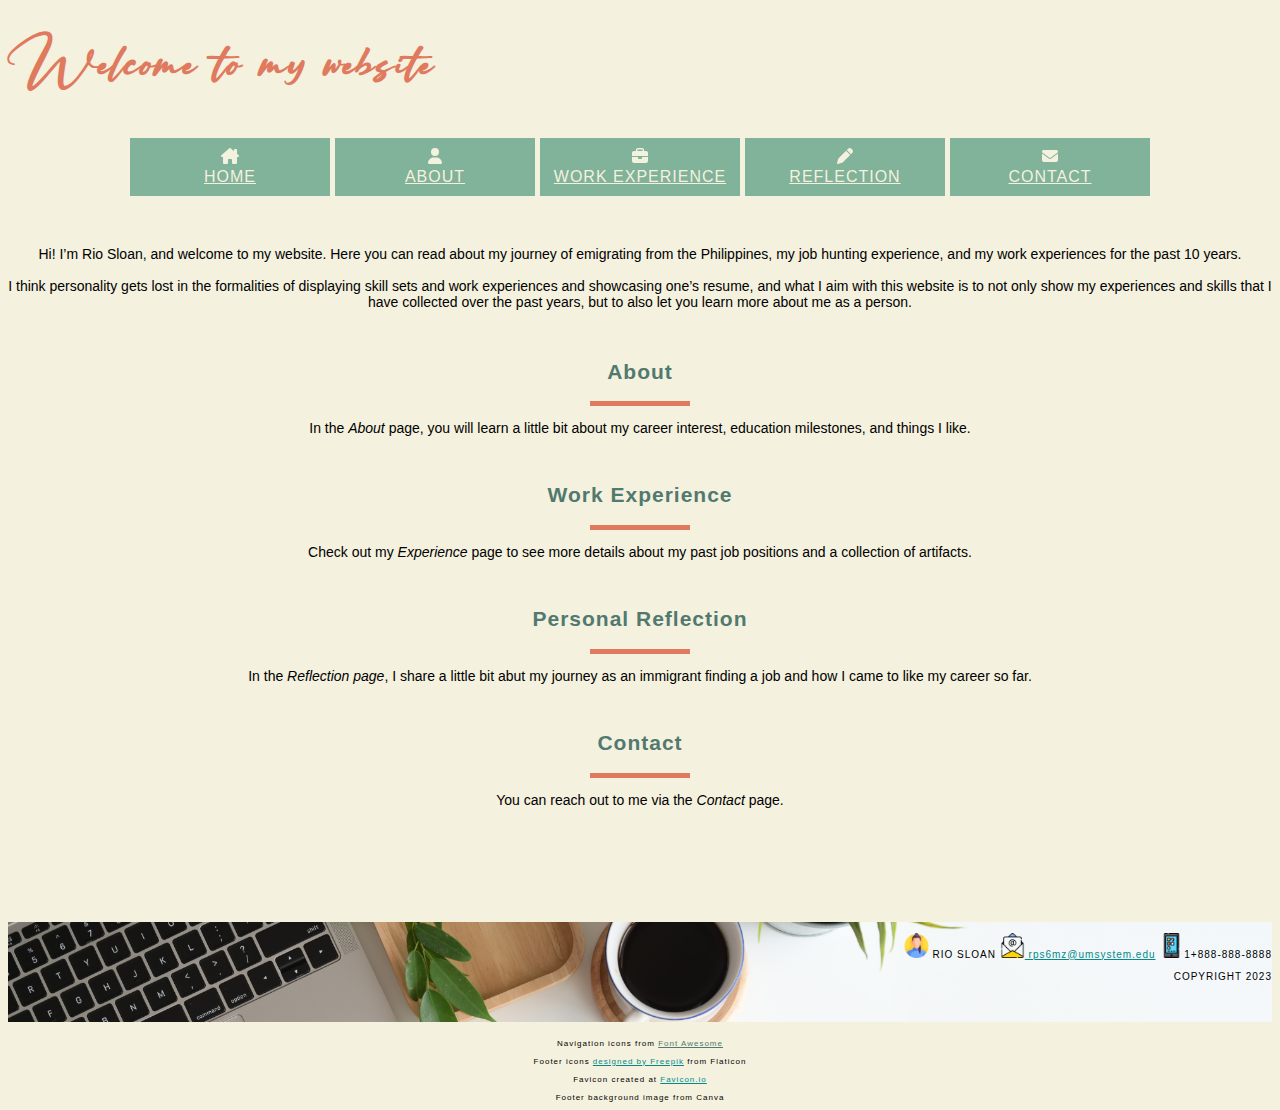
<file: islt_7310/index.html>
<!DOCTYPE html>
<html lang="en-US">
<head>
    <meta charset="utf-8">
    <meta name="viewport" content="width=device-width, initial-scale=1.0">
    <link rel="stylesheet" href="style.css">
    <link rel="stylesheet" href="nav.css">
    <link rel="icon" type="image/png" sizes="32x32" href="images/favicon-32x32.png">
    <link rel="icon" type="image/png" sizes="16x16" href="images/favicon-16x16.png">
    <link rel="shortcut icon" type="image/x-icon" href="images/favicon-32x32.png">
    <title>Rio Sloan's website</title>
</head>
<!-- This code is for assignment 2: Project: Web Page Template, and Home Page RPS 
9/14/2023: Added unordered list with horizontal navigation. RPS
9/16/2023: Added nav and stylesheets. RPS-->
<body>
    <header><h1>Welcome to my website</h1>
    </header>
    <center><nav id="nav">
        <ul>
            <li><svg xmlns="http://www.w3.org/2000/svg" height="1em" viewBox="0 0 576 512"><!--! Font Awesome Free 6.4.2 by @fontawesome - https://fontawesome.com License - https://fontawesome.com/license (Commercial License) Copyright 2023 Fonticons, Inc. --><style>svg{fill:#F4F1DE}</style><path d="M543.8 287.6c17 0 32-14 32-32.1c1-9-3-17-11-24L512 185V64c0-17.7-14.3-32-32-32H448c-17.7 0-32 14.3-32 32v36.7L309.5 7c-6-5-14-7-21-7s-15 1-22 8L10 231.5c-7 7-10 15-10 24c0 18 14 32.1 32 32.1h32v69.7c-.1 .9-.1 1.8-.1 2.8V472c0 22.1 17.9 40 40 40h16c1.2 0 2.4-.1 3.6-.2c1.5 .1 3 .2 4.5 .2H160h24c22.1 0 40-17.9 40-40V448 384c0-17.7 14.3-32 32-32h64c17.7 0 32 14.3 32 32v64 24c0 22.1 17.9 40 40 40h24 32.5c1.4 0 2.8 0 4.2-.1c1.1 .1 2.2 .1 3.3 .1h16c22.1 0 40-17.9 40-40V455.8c.3-2.6 .5-5.3 .5-8.1l-.7-160.2h32z"/></svg> <br /><a href="index.html">HOME</a></li>
            <li><svg xmlns="http://www.w3.org/2000/svg" height="1em" viewBox="0 0 448 512"><!--! Font Awesome Free 6.4.2 by @fontawesome - https://fontawesome.com License - https://fontawesome.com/license (Commercial License) Copyright 2023 Fonticons, Inc. --><style>svg{fill:#f4f1de}</style><path d="M224 256A128 128 0 1 0 224 0a128 128 0 1 0 0 256zm-45.7 48C79.8 304 0 383.8 0 482.3C0 498.7 13.3 512 29.7 512H418.3c16.4 0 29.7-13.3 29.7-29.7C448 383.8 368.2 304 269.7 304H178.3z"/></svg><br/> <a href="about.html">ABOUT</a></li>
            <li><svg xmlns="http://www.w3.org/2000/svg" height="1em" viewBox="0 0 512 512"><!--! Font Awesome Free 6.4.2 by @fontawesome - https://fontawesome.com License - https://fontawesome.com/license (Commercial License) Copyright 2023 Fonticons, Inc. --><style>svg{fill:#f4f1de}</style><path d="M184 48H328c4.4 0 8 3.6 8 8V96H176V56c0-4.4 3.6-8 8-8zm-56 8V96H64C28.7 96 0 124.7 0 160v96H192 320 512V160c0-35.3-28.7-64-64-64H384V56c0-30.9-25.1-56-56-56H184c-30.9 0-56 25.1-56 56zM512 288H320v32c0 17.7-14.3 32-32 32H224c-17.7 0-32-14.3-32-32V288H0V416c0 35.3 28.7 64 64 64H448c35.3 0 64-28.7 64-64V288z"/></svg> <br /><a href="experience.html">WORK EXPERIENCE</a>
                <ul>
                <li><a href="experience.html#2021-Present">2021-Present</a></li>
                <li><a href="experience.html#2020-2021">2020-2021</a></li>
                <li><a href="experience.html#2015-2020">2015-2020</a></li>
                <li><a href="experience.html#2014-2015">2014-2015</a></li>
                <li><a href="experience.html#2011-2013">2011-2013</a></li>
                </ul>
            </li>
            <li><svg xmlns="http://www.w3.org/2000/svg" height="1em" viewBox="0 0 512 512"><!--! Font Awesome Free 6.4.2 by @fontawesome - https://fontawesome.com License - https://fontawesome.com/license (Commercial License) Copyright 2023 Fonticons, Inc. --><style>svg{fill:#f4f1de}</style><path d="M362.7 19.3L314.3 67.7 444.3 197.7l48.4-48.4c25-25 25-65.5 0-90.5L453.3 19.3c-25-25-65.5-25-90.5 0zm-71 71L58.6 323.5c-10.4 10.4-18 23.3-22.2 37.4L1 481.2C-1.5 489.7 .8 498.8 7 505s15.3 8.5 23.7 6.1l120.3-35.4c14.1-4.2 27-11.8 37.4-22.2L421.7 220.3 291.7 90.3z"/></svg> <br /><a href="reflection.html">REFLECTION</a></li>
            <li><svg xmlns="http://www.w3.org/2000/svg" height="1em" viewBox="0 0 512 512"><!--! Font Awesome Free 6.4.2 by @fontawesome - https://fontawesome.com License - https://fontawesome.com/license (Commercial License) Copyright 2023 Fonticons, Inc. --><style>svg{fill:#f4f1de}</style><path d="M48 64C21.5 64 0 85.5 0 112c0 15.1 7.1 29.3 19.2 38.4L236.8 313.6c11.4 8.5 27 8.5 38.4 0L492.8 150.4c12.1-9.1 19.2-23.3 19.2-38.4c0-26.5-21.5-48-48-48H48zM0 176V384c0 35.3 28.7 64 64 64H448c35.3 0 64-28.7 64-64V176L294.4 339.2c-22.8 17.1-54 17.1-76.8 0L0 176z"/></svg> <br/><a href="contact.html">CONTACT</a></li>

        </ul>
    </nav></center>
    <main id="main">
        <center><p id="home-intro">Hi! I’m Rio Sloan, and welcome to my website. Here you can read about my journey of emigrating from the Philippines, my job hunting experience, and my work experiences for the past 10 years.<br />
        <br />I think personality gets lost in the formalities of displaying skill sets and work experiences and showcasing one’s resume, and what I aim with this website is to not only show my experiences and skills that I have collected over the past years, but to also let you learn more about me as a person. <br />
        </p></center>
        <center><h2>About</h2>
            <hr id="home-hr">
            <p>In the <em>About</em> page, you will learn a little bit about my career interest, education milestones, and things I like.</p><br />
        <h2>Work Experience</h2>
        <hr id="home-hr">
            <p>Check out my <em>Experience</em> page to see more details about my past job positions and a collection of artifacts.</p><br />
        <h2>Personal Reflection</h2>
        <hr id="home-hr">
            <p>In the <em>Reflection page</em>, I share a little bit abut my journey as an immigrant finding a job and how I came to like my career so far.</p><br />
        <h2>Contact</h2>
        <hr id="home-hr">
            <p>You can reach out to me via the <em>Contact</em> page.</p>
    </main></center>
    <footer>
        <div class="footer-main">
        <p id="footer-main-text">
            <br /><img class="woman-icon" src="images/woman-icon.png" width="25px" height="25px"> RIO SLOAN <img id="email-icon" src="images/email_icon.png" width="25px" height="25px"><a href="mailto:rps6mz@umsystem.edu"> rps6mz@umsystem.edu</a> <img id="smartphone-icon" src="images/smartphone-icon.png" width="25px" height="25px">1+888-888-8888<br />
        <br />COPYRIGHT 2023<br /></p>
        </div>
        <div class="footer-credits"><center>
        <br /><p>
        Navigation icons from <a id="footerlink" href="https://fontawesome.com/">Font Awesome</a><br />
        <br />
        Footer icons <a href="https://www.flaticon.com/free-icon/email_3296464">designed by Freepik</a> from Flaticon<br />
        <br />
        Favicon created at <a href="https://favicon.io/">Favicon.io</a><br />
        <br />
        Footer background image from Canva<br />
        </p></center>
        </div>
    </footer>
</body>
</html>
</file>
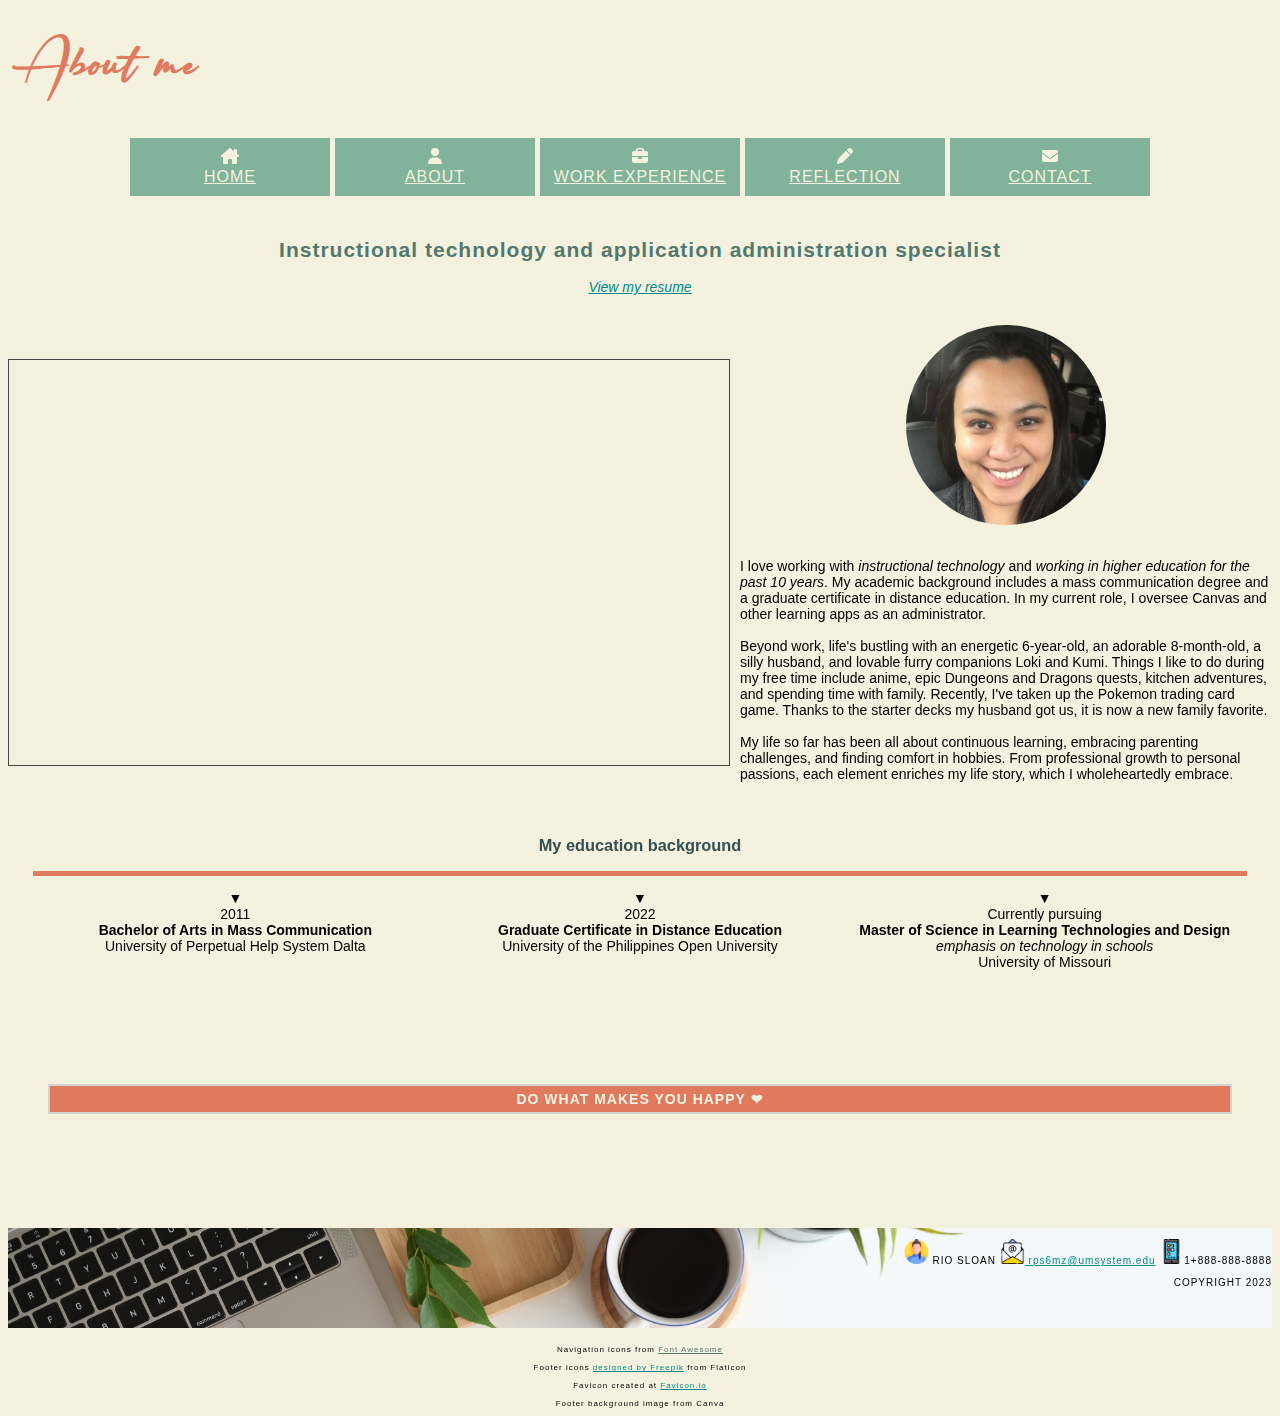
<file: islt_7310/about.html>
<!DOCTYPE html>
<html lang="en-US">
<head>
    <meta charset="utf-8">
    <meta name="viewport" content="width=device-width, initial-scale=1.0">
    <link rel="stylesheet" href="style.css">
    <link rel="stylesheet" href="nav.css">
    <link rel="icon" type="image/png" sizes="32x32" href="images/favicon-32x32.png">
    <link rel="icon" type="image/png" sizes="16x16" href="images/favicon-16x16.png">
    <link rel="shortcut icon" type="image/x-icon" href="images/favicon-32x32.png">
    <title>Rio Sloan's website</title>
</head>
<!--This is a comment by Rio Sloan and this section is the "About me" page.
9/3/2023: I have since added the narrative and related projects/artifacts. RPS 
9/13/2023: Added resume to About page. RPS
9/16/2023: Added nav and stylesheet. RPS
9/20/2023: Added grid.css RPS-->
<body>
                <header><h1>About me</h1>
            </header>
            <center><nav id="nav">
                <ul>
                    <li><svg xmlns="http://www.w3.org/2000/svg" height="1em" viewBox="0 0 576 512"><!--! Font Awesome Free 6.4.2 by @fontawesome - https://fontawesome.com License - https://fontawesome.com/license (Commercial License) Copyright 2023 Fonticons, Inc. --><style>svg{fill:#F4F1DE}</style><path d="M543.8 287.6c17 0 32-14 32-32.1c1-9-3-17-11-24L512 185V64c0-17.7-14.3-32-32-32H448c-17.7 0-32 14.3-32 32v36.7L309.5 7c-6-5-14-7-21-7s-15 1-22 8L10 231.5c-7 7-10 15-10 24c0 18 14 32.1 32 32.1h32v69.7c-.1 .9-.1 1.8-.1 2.8V472c0 22.1 17.9 40 40 40h16c1.2 0 2.4-.1 3.6-.2c1.5 .1 3 .2 4.5 .2H160h24c22.1 0 40-17.9 40-40V448 384c0-17.7 14.3-32 32-32h64c17.7 0 32 14.3 32 32v64 24c0 22.1 17.9 40 40 40h24 32.5c1.4 0 2.8 0 4.2-.1c1.1 .1 2.2 .1 3.3 .1h16c22.1 0 40-17.9 40-40V455.8c.3-2.6 .5-5.3 .5-8.1l-.7-160.2h32z"/></svg> <br /><a href="index.html">HOME</a></li>
                    <li><svg xmlns="http://www.w3.org/2000/svg" height="1em" viewBox="0 0 448 512"><!--! Font Awesome Free 6.4.2 by @fontawesome - https://fontawesome.com License - https://fontawesome.com/license (Commercial License) Copyright 2023 Fonticons, Inc. --><style>svg{fill:#f4f1de}</style><path d="M224 256A128 128 0 1 0 224 0a128 128 0 1 0 0 256zm-45.7 48C79.8 304 0 383.8 0 482.3C0 498.7 13.3 512 29.7 512H418.3c16.4 0 29.7-13.3 29.7-29.7C448 383.8 368.2 304 269.7 304H178.3z"/></svg><br/> <a href="about.html">ABOUT</a></li>
                    <li><svg xmlns="http://www.w3.org/2000/svg" height="1em" viewBox="0 0 512 512"><!--! Font Awesome Free 6.4.2 by @fontawesome - https://fontawesome.com License - https://fontawesome.com/license (Commercial License) Copyright 2023 Fonticons, Inc. --><style>svg{fill:#f4f1de}</style><path d="M184 48H328c4.4 0 8 3.6 8 8V96H176V56c0-4.4 3.6-8 8-8zm-56 8V96H64C28.7 96 0 124.7 0 160v96H192 320 512V160c0-35.3-28.7-64-64-64H384V56c0-30.9-25.1-56-56-56H184c-30.9 0-56 25.1-56 56zM512 288H320v32c0 17.7-14.3 32-32 32H224c-17.7 0-32-14.3-32-32V288H0V416c0 35.3 28.7 64 64 64H448c35.3 0 64-28.7 64-64V288z"/></svg> <br /><a href="experience.html">WORK EXPERIENCE</a>
                        <ul>
                        <li><a href="experience.html#2021-Present">2021-Present</a></li>
                        <li><a href="experience.html#2020-2021">2020-2021</a></li>
                        <li><a href="experience.html#2015-2020">2015-2020</a></li>
                        <li><a href="experience.html#2014-2015">2014-2015</a></li>
                        <li><a href="experience.html#2011-2013">2011-2013</a></li>
                        </ul>
                    </li>
                    <li><svg xmlns="http://www.w3.org/2000/svg" height="1em" viewBox="0 0 512 512"><!--! Font Awesome Free 6.4.2 by @fontawesome - https://fontawesome.com License - https://fontawesome.com/license (Commercial License) Copyright 2023 Fonticons, Inc. --><style>svg{fill:#f4f1de}</style><path d="M362.7 19.3L314.3 67.7 444.3 197.7l48.4-48.4c25-25 25-65.5 0-90.5L453.3 19.3c-25-25-65.5-25-90.5 0zm-71 71L58.6 323.5c-10.4 10.4-18 23.3-22.2 37.4L1 481.2C-1.5 489.7 .8 498.8 7 505s15.3 8.5 23.7 6.1l120.3-35.4c14.1-4.2 27-11.8 37.4-22.2L421.7 220.3 291.7 90.3z"/></svg> <br /><a href="reflection.html">REFLECTION</a></li>
                    <li><svg xmlns="http://www.w3.org/2000/svg" height="1em" viewBox="0 0 512 512"><!--! Font Awesome Free 6.4.2 by @fontawesome - https://fontawesome.com License - https://fontawesome.com/license (Commercial License) Copyright 2023 Fonticons, Inc. --><style>svg{fill:#f4f1de}</style><path d="M48 64C21.5 64 0 85.5 0 112c0 15.1 7.1 29.3 19.2 38.4L236.8 313.6c11.4 8.5 27 8.5 38.4 0L492.8 150.4c12.1-9.1 19.2-23.3 19.2-38.4c0-26.5-21.5-48-48-48H48zM0 176V384c0 35.3 28.7 64 64 64H448c35.3 0 64-28.7 64-64V176L294.4 339.2c-22.8 17.1-54 17.1-76.8 0L0 176z"/></svg> <br/><a href="contact.html">CONTACT</a></li>
        
                </ul>
            </nav></center>
    <main>
        <center><h2>Instructional technology and application administration specialist</h2></center>
        <center><p><em><a href="Sloan_resume.PDF" target="_blank">View my resume</a></em></p></center>
    <div class="wrapper-about">
        <div class="about-video"><center><iframe id="RPS-video" src="https://umsystem.hosted.panopto.com/Panopto/Pages/Embed.aspx?id=4cef0a68-a31d-4a62-bb5a-b06c000e1f33&autoplay=false&offerviewer=true&showtitle=true&showbrand=true&captions=false&interactivity=all" height="405" width="720" style="border: 1px solid #464646;"></iframe></center></div>
        <div class="about-pic-text"><center><br /><img id="about-rps" width="200px" src="images/RPS.jpg"></center><br />
        <p>I love working with <em>instructional technology</em> and <em>working in higher education for the past 10 years</em>. My academic background includes a mass communication degree and a graduate certificate in distance education. In my current role, I oversee Canvas and other learning apps as an administrator. <br />
        <br />Beyond work, life's bustling with an energetic 6-year-old, an adorable 8-month-old, a silly husband, and lovable furry companions Loki and Kumi. Things I like to do during my free time include anime, epic Dungeons and Dragons quests, kitchen adventures, and spending time with family. Recently, I've taken up the Pokemon trading card game. Thanks to the starter decks my husband got us, it is now a new family favorite.<br />
       <br />My life so far has been all about continuous learning, embracing parenting challenges, and finding comfort in hobbies. From professional growth to personal passions, each element enriches my life story, which I wholeheartedly embrace.</p>
        </div>
    </div>
    <center><h3>My education background</h3></center>  
        <div class="wrapper-about-edu">
            <div class="about-edu-BA">
                <p>▼<br />2011<br /><strong>Bachelor of Arts in Mass Communication</strong><br />University of Perpetual Help System Dalta</p>
            </div>
            <div class="about-edu-GC">
                <p>▼<br />2022<br /><strong>Graduate Certificate in Distance Education</strong><br />University of the Philippines Open University</p>
            </div>
            <div class="about-edu-MS">
                <p>▼<br />Currently pursuing<br /><strong>Master of Science in Learning Technologies and Design</strong><br /><em>emphasis on technology in schools</em><br />University of Missouri</p>
            </div>
        </div>
<center><blockquote><strong>DO WHAT MAKES YOU HAPPY ❤</strong></blockquote></center>
    </main>
    <footer>
        <div class="footer-main">
        <p id="footer-main-text">
            <br /><img class="woman-icon" src="images/woman-icon.png" width="25px" height="25px"> RIO SLOAN <img id="email-icon" src="images/email_icon.png" width="25px" height="25px"><a href="mailto:rps6mz@umsystem.edu"> rps6mz@umsystem.edu</a> <img id="smartphone-icon" src="images/smartphone-icon.png" width="25px" height="25px">1+888-888-8888<br />
        <br />COPYRIGHT 2023<br /></p>
        </div>
        <div class="footer-credits"><center>
        <br /><p>
        Navigation icons from <a id="footerlink" href="https://fontawesome.com/">Font Awesome</a><br />
        <br />
        Footer icons <a href="https://www.flaticon.com/free-icon/email_3296464">designed by Freepik</a> from Flaticon<br />
        <br />
        Favicon created at <a href="https://favicon.io/">Favicon.io</a><br />
        <br />
        Footer background image from Canva<br />
        </p></center>
        </div>
    </footer>
</body>
</html>
</file>
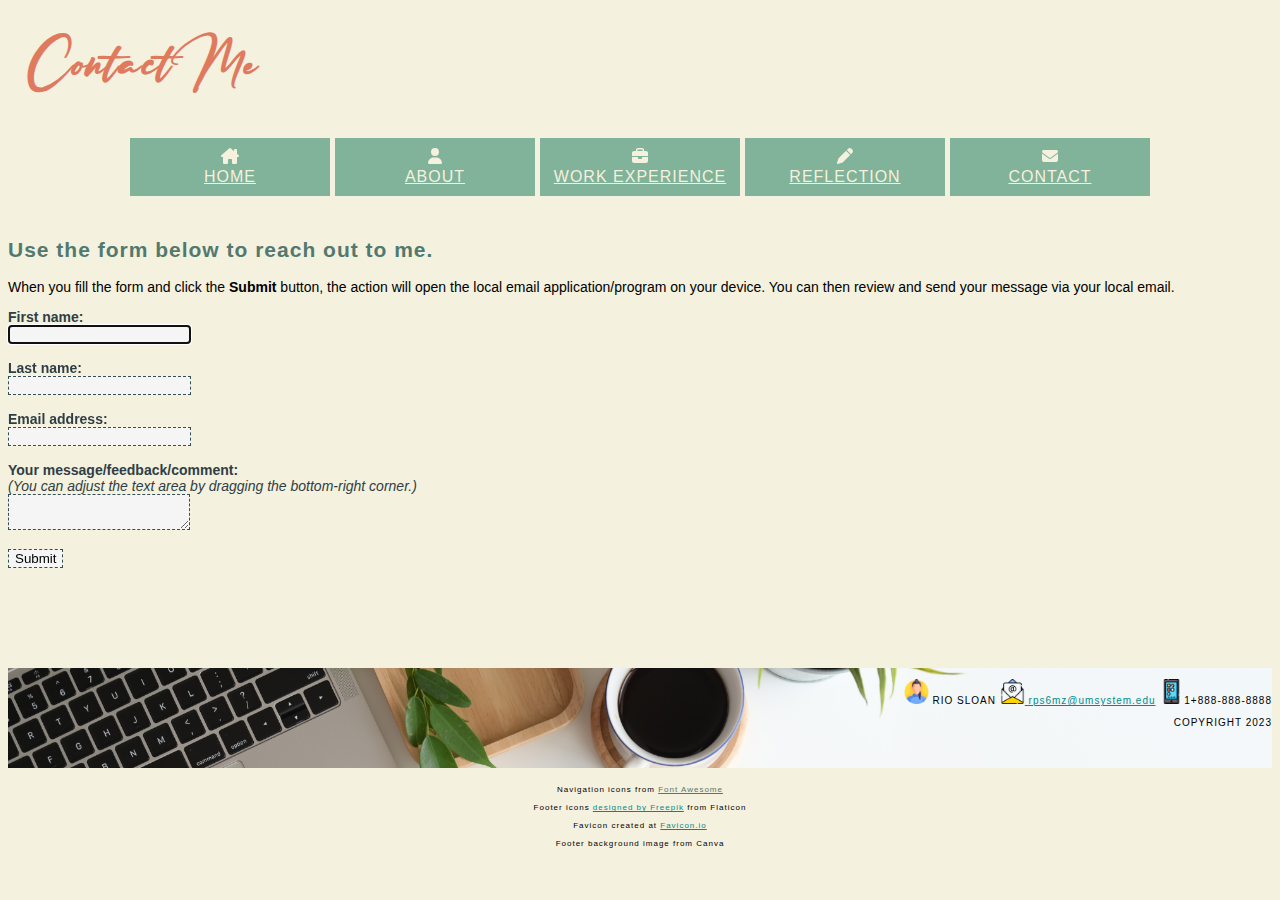
<file: islt_7310/contact.html>
<!DOCTYPE html>
<html lang="en-US">
<head>
    <meta charset="utf-8">
    <meta name="viewport" content="width=device-width, initial-scale=1.0">
    <link rel="stylesheet" href="style.css">
    <link rel="stylesheet" href="nav.css">
    <link rel="icon" type="image/png" sizes="32x32" href="images/favicon-32x32.png">
    <link rel="icon" type="image/png" sizes="16x16" href="images/favicon-16x16.png">
    <link rel="shortcut icon" type="image/x-icon" href="images/favicon-32x32.png">
    <title>Rio Sloan's website</title>
</head>
<body>
    <header><h1>Contact Me</h1></header>
    <center><nav id="nav">
        <ul>
            <li><svg xmlns="http://www.w3.org/2000/svg" height="1em" viewBox="0 0 576 512"><!--! Font Awesome Free 6.4.2 by @fontawesome - https://fontawesome.com License - https://fontawesome.com/license (Commercial License) Copyright 2023 Fonticons, Inc. --><style>svg{fill:#F4F1DE}</style><path d="M543.8 287.6c17 0 32-14 32-32.1c1-9-3-17-11-24L512 185V64c0-17.7-14.3-32-32-32H448c-17.7 0-32 14.3-32 32v36.7L309.5 7c-6-5-14-7-21-7s-15 1-22 8L10 231.5c-7 7-10 15-10 24c0 18 14 32.1 32 32.1h32v69.7c-.1 .9-.1 1.8-.1 2.8V472c0 22.1 17.9 40 40 40h16c1.2 0 2.4-.1 3.6-.2c1.5 .1 3 .2 4.5 .2H160h24c22.1 0 40-17.9 40-40V448 384c0-17.7 14.3-32 32-32h64c17.7 0 32 14.3 32 32v64 24c0 22.1 17.9 40 40 40h24 32.5c1.4 0 2.8 0 4.2-.1c1.1 .1 2.2 .1 3.3 .1h16c22.1 0 40-17.9 40-40V455.8c.3-2.6 .5-5.3 .5-8.1l-.7-160.2h32z"/></svg> <br /><a href="index.html">HOME</a></li>
            <li><svg xmlns="http://www.w3.org/2000/svg" height="1em" viewBox="0 0 448 512"><!--! Font Awesome Free 6.4.2 by @fontawesome - https://fontawesome.com License - https://fontawesome.com/license (Commercial License) Copyright 2023 Fonticons, Inc. --><style>svg{fill:#f4f1de}</style><path d="M224 256A128 128 0 1 0 224 0a128 128 0 1 0 0 256zm-45.7 48C79.8 304 0 383.8 0 482.3C0 498.7 13.3 512 29.7 512H418.3c16.4 0 29.7-13.3 29.7-29.7C448 383.8 368.2 304 269.7 304H178.3z"/></svg><br/> <a href="about.html">ABOUT</a></li>
            <li><svg xmlns="http://www.w3.org/2000/svg" height="1em" viewBox="0 0 512 512"><!--! Font Awesome Free 6.4.2 by @fontawesome - https://fontawesome.com License - https://fontawesome.com/license (Commercial License) Copyright 2023 Fonticons, Inc. --><style>svg{fill:#f4f1de}</style><path d="M184 48H328c4.4 0 8 3.6 8 8V96H176V56c0-4.4 3.6-8 8-8zm-56 8V96H64C28.7 96 0 124.7 0 160v96H192 320 512V160c0-35.3-28.7-64-64-64H384V56c0-30.9-25.1-56-56-56H184c-30.9 0-56 25.1-56 56zM512 288H320v32c0 17.7-14.3 32-32 32H224c-17.7 0-32-14.3-32-32V288H0V416c0 35.3 28.7 64 64 64H448c35.3 0 64-28.7 64-64V288z"/></svg> <br /><a href="experience.html">WORK EXPERIENCE</a>
                <ul>
                <li><a href="experience.html#2021-Present">2021-Present</a></li>
                <li><a href="experience.html#2020-2021">2020-2021</a></li>
                <li><a href="experience.html#2015-2020">2015-2020</a></li>
                <li><a href="experience.html#2014-2015">2014-2015</a></li>
                <li><a href="experience.html#2011-2013">2011-2013</a></li>
                </ul>
            </li>
            <li><svg xmlns="http://www.w3.org/2000/svg" height="1em" viewBox="0 0 512 512"><!--! Font Awesome Free 6.4.2 by @fontawesome - https://fontawesome.com License - https://fontawesome.com/license (Commercial License) Copyright 2023 Fonticons, Inc. --><style>svg{fill:#f4f1de}</style><path d="M362.7 19.3L314.3 67.7 444.3 197.7l48.4-48.4c25-25 25-65.5 0-90.5L453.3 19.3c-25-25-65.5-25-90.5 0zm-71 71L58.6 323.5c-10.4 10.4-18 23.3-22.2 37.4L1 481.2C-1.5 489.7 .8 498.8 7 505s15.3 8.5 23.7 6.1l120.3-35.4c14.1-4.2 27-11.8 37.4-22.2L421.7 220.3 291.7 90.3z"/></svg> <br /><a href="reflection.html">REFLECTION</a></li>
            <li><svg xmlns="http://www.w3.org/2000/svg" height="1em" viewBox="0 0 512 512"><!--! Font Awesome Free 6.4.2 by @fontawesome - https://fontawesome.com License - https://fontawesome.com/license (Commercial License) Copyright 2023 Fonticons, Inc. --><style>svg{fill:#f4f1de}</style><path d="M48 64C21.5 64 0 85.5 0 112c0 15.1 7.1 29.3 19.2 38.4L236.8 313.6c11.4 8.5 27 8.5 38.4 0L492.8 150.4c12.1-9.1 19.2-23.3 19.2-38.4c0-26.5-21.5-48-48-48H48zM0 176V384c0 35.3 28.7 64 64 64H448c35.3 0 64-28.7 64-64V176L294.4 339.2c-22.8 17.1-54 17.1-76.8 0L0 176z"/></svg> <br/><a href="contact.html">CONTACT</a></li>

        </ul>
    </nav></center>
    <main id="main-contact">
        <h2>Use the form below to reach out to me.</h2>
        <p>When you fill the form and click the <strong>Submit</strong> button, the action will open the local email application/program on your device. You can then review and send your message via your local email.</p>
        <div class="form-wrapper">
            <form action="mailto:riopsloan@gmail.com?Subject=RPS%20Professional%20Website%20Contact" method="post" enctype="text/plain">
            <label for="fname"><strong>First name:</strong></label><br />
            <input type="text" id="fname" name="First name" autofocus required><br />
            <br />
            <label for="lname"><strong>Last name:</strong></label><br />
            <input type="text" id="lname" name="Last name" autofocus required><br />
            <br />
            <label for="email"><strong>Email address:</strong></label><br />
            <input type="email" id="email" name="Email" autofocus required><br />
            <br />
            <label for="message"><strong>Your message/feedback/comment:</strong><br /><em>(You can adjust the text area by dragging the bottom-right corner.)</em></label><br />
            <textarea type="textarea" id="message" name="Your Message" autofocus required></textarea><br />
            <br />
            <input type="submit" value="Submit">
          </form>
        </div>
    </main>
        <footer>
        <div class="footer-main">
        <p id="footer-main-text">
            <br /><img class="woman-icon" src="images/woman-icon.png" width="25px" height="25px"> RIO SLOAN <img id="email-icon" src="images/email_icon.png" width="25px" height="25px"><a href="mailto:rps6mz@umsystem.edu"> rps6mz@umsystem.edu</a> <img id="smartphone-icon" src="images/smartphone-icon.png" width="25px" height="25px">1+888-888-8888<br />
        <br />COPYRIGHT 2023<br /></p>
        </div>
        <div class="footer-credits"><center>
        <br /><p>
        Navigation icons from <a id="footerlink" href="https://fontawesome.com/">Font Awesome</a><br />
        <br />
        Footer icons <a href="https://www.flaticon.com/free-icon/email_3296464">designed by Freepik</a> from Flaticon<br />
        <br />
        Favicon created at <a href="https://favicon.io/">Favicon.io</a><br />
        <br />
        Footer background image from Canva<br />
        </p></center>
        </div>
        </footer>
</body>
</html>
</file>
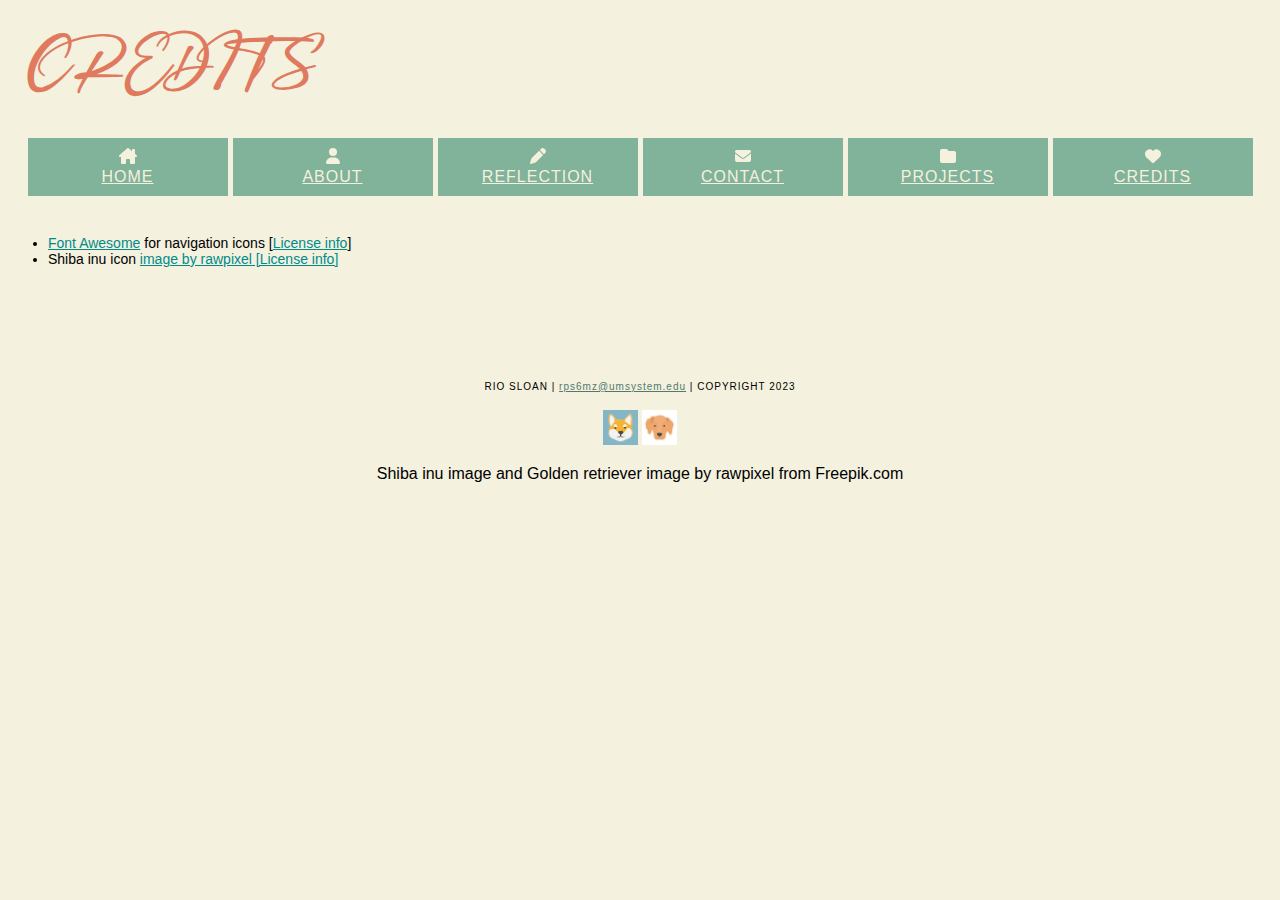
<file: islt_7310/credits.html>
<!DOCTYPE html>
<html lang="en-US">
<head>
    <meta charset="utf-8">
    <link rel="stylesheet" href="style.css">
    <link rel="stylesheet" href="nav.css">
    <title>Rio Sloan's website</title>
</head>
<body>
    <header><h1>CREDITS</h1></header>
    <nav id="nav">
        <ul>
            <li><svg xmlns="http://www.w3.org/2000/svg" height="1em" viewBox="0 0 576 512"><!--! Font Awesome Free 6.4.2 by @fontawesome - https://fontawesome.com License - https://fontawesome.com/license (Commercial License) Copyright 2023 Fonticons, Inc. --><style>svg{fill:#F4F1DE}</style><path d="M543.8 287.6c17 0 32-14 32-32.1c1-9-3-17-11-24L512 185V64c0-17.7-14.3-32-32-32H448c-17.7 0-32 14.3-32 32v36.7L309.5 7c-6-5-14-7-21-7s-15 1-22 8L10 231.5c-7 7-10 15-10 24c0 18 14 32.1 32 32.1h32v69.7c-.1 .9-.1 1.8-.1 2.8V472c0 22.1 17.9 40 40 40h16c1.2 0 2.4-.1 3.6-.2c1.5 .1 3 .2 4.5 .2H160h24c22.1 0 40-17.9 40-40V448 384c0-17.7 14.3-32 32-32h64c17.7 0 32 14.3 32 32v64 24c0 22.1 17.9 40 40 40h24 32.5c1.4 0 2.8 0 4.2-.1c1.1 .1 2.2 .1 3.3 .1h16c22.1 0 40-17.9 40-40V455.8c.3-2.6 .5-5.3 .5-8.1l-.7-160.2h32z"/></svg><br /><a href="index.html">HOME</a></li>
            <li><svg xmlns="http://www.w3.org/2000/svg" height="1em" viewBox="0 0 448 512"><!--! Font Awesome Free 6.4.2 by @fontawesome - https://fontawesome.com License - https://fontawesome.com/license (Commercial License) Copyright 2023 Fonticons, Inc. --><style>svg{fill:#f4f1de}</style><path d="M224 256A128 128 0 1 0 224 0a128 128 0 1 0 0 256zm-45.7 48C79.8 304 0 383.8 0 482.3C0 498.7 13.3 512 29.7 512H418.3c16.4 0 29.7-13.3 29.7-29.7C448 383.8 368.2 304 269.7 304H178.3z"/></svg><br/> <a href="about.html">ABOUT</a></li>
            <li><svg xmlns="http://www.w3.org/2000/svg" height="1em" viewBox="0 0 512 512"><!--! Font Awesome Free 6.4.2 by @fontawesome - https://fontawesome.com License - https://fontawesome.com/license (Commercial License) Copyright 2023 Fonticons, Inc. --><style>svg{fill:#f4f1de}</style><path d="M362.7 19.3L314.3 67.7 444.3 197.7l48.4-48.4c25-25 25-65.5 0-90.5L453.3 19.3c-25-25-65.5-25-90.5 0zm-71 71L58.6 323.5c-10.4 10.4-18 23.3-22.2 37.4L1 481.2C-1.5 489.7 .8 498.8 7 505s15.3 8.5 23.7 6.1l120.3-35.4c14.1-4.2 27-11.8 37.4-22.2L421.7 220.3 291.7 90.3z"/></svg><br /><a href="reflection.html">REFLECTION</a></li>
            <li><svg xmlns="http://www.w3.org/2000/svg" height="1em" viewBox="0 0 512 512"><!--! Font Awesome Free 6.4.2 by @fontawesome - https://fontawesome.com License - https://fontawesome.com/license (Commercial License) Copyright 2023 Fonticons, Inc. --><style>svg{fill:#f4f1de}</style><path d="M48 64C21.5 64 0 85.5 0 112c0 15.1 7.1 29.3 19.2 38.4L236.8 313.6c11.4 8.5 27 8.5 38.4 0L492.8 150.4c12.1-9.1 19.2-23.3 19.2-38.4c0-26.5-21.5-48-48-48H48zM0 176V384c0 35.3 28.7 64 64 64H448c35.3 0 64-28.7 64-64V176L294.4 339.2c-22.8 17.1-54 17.1-76.8 0L0 176z"/></svg><br/><a href="#contact.html">CONTACT</a></li>
            <li><svg xmlns="http://www.w3.org/2000/svg" height="1em" viewBox="0 0 512 512"><!--! Font Awesome Free 6.4.2 by @fontawesome - https://fontawesome.com License - https://fontawesome.com/license (Commercial License) Copyright 2023 Fonticons, Inc. --><style>svg{fill:#f4f1de}</style><path d="M64 480H448c35.3 0 64-28.7 64-64V160c0-35.3-28.7-64-64-64H288c-10.1 0-19.6-4.7-25.6-12.8L243.2 57.6C231.1 41.5 212.1 32 192 32H64C28.7 32 0 60.7 0 96V416c0 35.3 28.7 64 64 64z"/></svg><br /><a href="#projects.html">PROJECTS</a>
                <ul>
                    <li><a href="#">Link 1</a></li>
                    <li><a href="#">Link 2</a></li>
                    <li><a href="#">Link 3</a></li>
                    </ul>
            </li>
            <li><svg xmlns="http://www.w3.org/2000/svg" height="1em" viewBox="0 0 512 512"><!--! Font Awesome Free 6.4.2 by @fontawesome - https://fontawesome.com License - https://fontawesome.com/license (Commercial License) Copyright 2023 Fonticons, Inc. --><style>svg{fill:#f4f1de}</style><path d="M47.6 300.4L228.3 469.1c7.5 7 17.4 10.9 27.7 10.9s20.2-3.9 27.7-10.9L464.4 300.4c30.4-28.3 47.6-68 47.6-109.5v-5.8c0-69.9-50.5-129.5-119.4-141C347 36.5 300.6 51.4 268 84L256 96 244 84c-32.6-32.6-79-47.5-124.6-39.9C50.5 55.6 0 115.2 0 185.1v5.8c0 41.5 17.2 81.2 47.6 109.5z"/></svg><br /><a href="#credit.html">CREDITS</a></li>
        </ul>
    </nav>
    <main>
        <ul>
            <li> <a href ="https://fontawesome.com">Font Awesome</a> for navigation icons [<a href="https://fontawesome.com/license">License info</a>]</li>
            <li>Shiba inu icon <a href="https://www.freepik.com/free-vector/v60-pla-kala-26c-animals_3129755.htm#query=golden%20retriever%20head&position=2&from_view=search&track=ais">image by rawpixel [License info]</a></li>
        </ul>
    </main>
    <center>
        <footer>RIO SLOAN | <a id="footerlink" href="mailto:rps6mz@umsystem.edu">rps6mz@umsystem.edu</a> | COPYRIGHT 2023</footer><br />
        <img width="35px" height="35px" src="images/shiba_freepik.jpg"></img> <img width="35px" height="35px" src="images/goldenret_freepik.jpg"></img>
        <p id="footercredit"><a href="https://www.freepik.com/free-vector/illustration-dogs-collection_3129749.htm#query=shiba%20head&position=13&from_view=search&track=ais"></a>Shiba inu image</a> and <a href="https://www.freepik.com/free-vector/v60-pla-kala-26c-animals_3129755.htm#query=golden%20retriever%20head&position=2&from_view=search&track=ais"></a>Golden retriever image</a> by rawpixel from Freepik.com</p>
    </center>
</body>
</html>
</file>
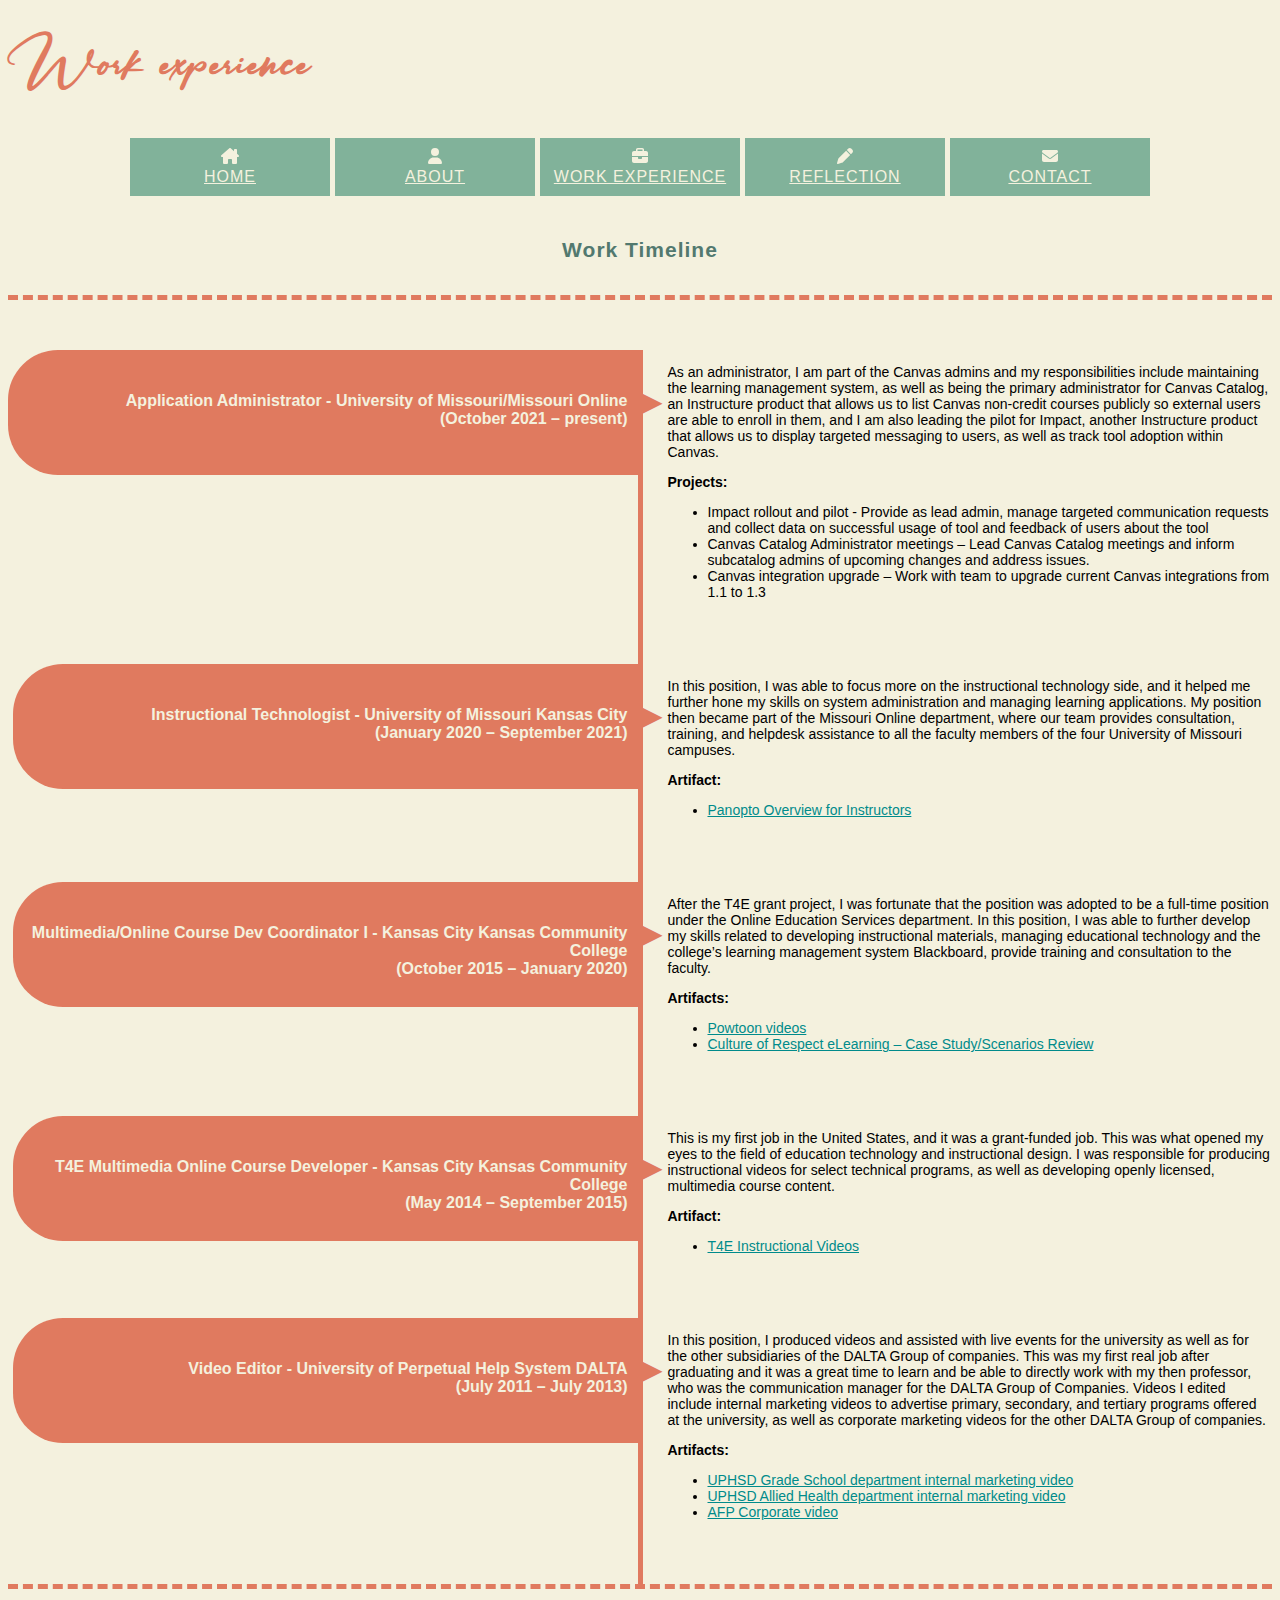
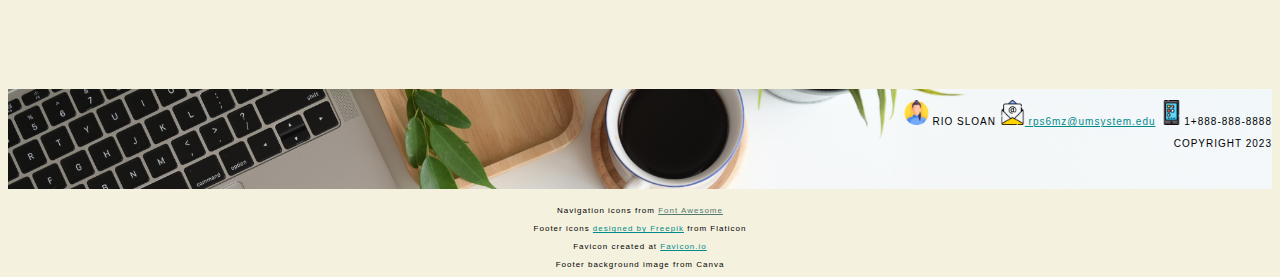
<file: islt_7310/experience.html>
<!DOCTYPE html>
<html lang="en-US">
<head>
    <meta charset="utf-8">
    <meta name="viewport" content="width=device-width, initial-scale=1.0">
    <link rel="stylesheet" href="style.css">
    <link rel="stylesheet" href="nav.css">
    <link rel="icon" type="image/png" sizes="32x32" href="images/favicon-32x32.png">
    <link rel="icon" type="image/png" sizes="16x16" href="images/favicon-16x16.png">
    <link rel="shortcut icon" type="image/x-icon" href="images/favicon-32x32.png">
    <title>Rio Sloan's website</title>
</head>
<!-- This code is for assignment 2: Project: Web Page Template, and Home Page RPS 
9/14/2023: Added unordered list with horizontal navigation. RPS
9/16/2023: Added nav and stylesheets. RPS-->
<body>
    <header><h1>Work experience</h1>
    </header>
    <center><nav id="nav">
        <ul>
            <li><svg xmlns="http://www.w3.org/2000/svg" height="1em" viewBox="0 0 576 512"><!--! Font Awesome Free 6.4.2 by @fontawesome - https://fontawesome.com License - https://fontawesome.com/license (Commercial License) Copyright 2023 Fonticons, Inc. --><style>svg{fill:#F4F1DE}</style><path d="M543.8 287.6c17 0 32-14 32-32.1c1-9-3-17-11-24L512 185V64c0-17.7-14.3-32-32-32H448c-17.7 0-32 14.3-32 32v36.7L309.5 7c-6-5-14-7-21-7s-15 1-22 8L10 231.5c-7 7-10 15-10 24c0 18 14 32.1 32 32.1h32v69.7c-.1 .9-.1 1.8-.1 2.8V472c0 22.1 17.9 40 40 40h16c1.2 0 2.4-.1 3.6-.2c1.5 .1 3 .2 4.5 .2H160h24c22.1 0 40-17.9 40-40V448 384c0-17.7 14.3-32 32-32h64c17.7 0 32 14.3 32 32v64 24c0 22.1 17.9 40 40 40h24 32.5c1.4 0 2.8 0 4.2-.1c1.1 .1 2.2 .1 3.3 .1h16c22.1 0 40-17.9 40-40V455.8c.3-2.6 .5-5.3 .5-8.1l-.7-160.2h32z"/></svg> <br /><a href="index.html">HOME</a></li>
            <li><svg xmlns="http://www.w3.org/2000/svg" height="1em" viewBox="0 0 448 512"><!--! Font Awesome Free 6.4.2 by @fontawesome - https://fontawesome.com License - https://fontawesome.com/license (Commercial License) Copyright 2023 Fonticons, Inc. --><style>svg{fill:#f4f1de}</style><path d="M224 256A128 128 0 1 0 224 0a128 128 0 1 0 0 256zm-45.7 48C79.8 304 0 383.8 0 482.3C0 498.7 13.3 512 29.7 512H418.3c16.4 0 29.7-13.3 29.7-29.7C448 383.8 368.2 304 269.7 304H178.3z"/></svg><br/> <a href="about.html">ABOUT</a></li>
            <li><svg xmlns="http://www.w3.org/2000/svg" height="1em" viewBox="0 0 512 512"><!--! Font Awesome Free 6.4.2 by @fontawesome - https://fontawesome.com License - https://fontawesome.com/license (Commercial License) Copyright 2023 Fonticons, Inc. --><style>svg{fill:#f4f1de}</style><path d="M184 48H328c4.4 0 8 3.6 8 8V96H176V56c0-4.4 3.6-8 8-8zm-56 8V96H64C28.7 96 0 124.7 0 160v96H192 320 512V160c0-35.3-28.7-64-64-64H384V56c0-30.9-25.1-56-56-56H184c-30.9 0-56 25.1-56 56zM512 288H320v32c0 17.7-14.3 32-32 32H224c-17.7 0-32-14.3-32-32V288H0V416c0 35.3 28.7 64 64 64H448c35.3 0 64-28.7 64-64V288z"/></svg> <br /><a href="experience.html">WORK EXPERIENCE</a>
                <ul>
                <li><a href="experience.html#2021-Present">2021-Present</a></li>
                <li><a href="experience.html#2020-2021">2020-2021</a></li>
                <li><a href="experience.html#2015-2020">2015-2020</a></li>
                <li><a href="experience.html#2014-2015">2014-2015</a></li>
                <li><a href="experience.html#2011-2013">2011-2013</a></li>
                </ul>
            </li>
            <li><svg xmlns="http://www.w3.org/2000/svg" height="1em" viewBox="0 0 512 512"><!--! Font Awesome Free 6.4.2 by @fontawesome - https://fontawesome.com License - https://fontawesome.com/license (Commercial License) Copyright 2023 Fonticons, Inc. --><style>svg{fill:#f4f1de}</style><path d="M362.7 19.3L314.3 67.7 444.3 197.7l48.4-48.4c25-25 25-65.5 0-90.5L453.3 19.3c-25-25-65.5-25-90.5 0zm-71 71L58.6 323.5c-10.4 10.4-18 23.3-22.2 37.4L1 481.2C-1.5 489.7 .8 498.8 7 505s15.3 8.5 23.7 6.1l120.3-35.4c14.1-4.2 27-11.8 37.4-22.2L421.7 220.3 291.7 90.3z"/></svg> <br /><a href="reflection.html">REFLECTION</a></li>
            <li><svg xmlns="http://www.w3.org/2000/svg" height="1em" viewBox="0 0 512 512"><!--! Font Awesome Free 6.4.2 by @fontawesome - https://fontawesome.com License - https://fontawesome.com/license (Commercial License) Copyright 2023 Fonticons, Inc. --><style>svg{fill:#f4f1de}</style><path d="M48 64C21.5 64 0 85.5 0 112c0 15.1 7.1 29.3 19.2 38.4L236.8 313.6c11.4 8.5 27 8.5 38.4 0L492.8 150.4c12.1-9.1 19.2-23.3 19.2-38.4c0-26.5-21.5-48-48-48H48zM0 176V384c0 35.3 28.7 64 64 64H448c35.3 0 64-28.7 64-64V176L294.4 339.2c-22.8 17.1-54 17.1-76.8 0L0 176z"/></svg> <br/><a href="contact.html">CONTACT</a></li>

        </ul>
    </nav></center>
    <main id="main">
        <center><h2>Work Timeline</h2></center> 
        <br />
        <div class="wrapper-experience">
            <div class="timeline-left-1">
            <h4 id="h4-work">Application Administrator - University of Missouri/Missouri Online <br /> (October 2021 – present)</h4>
            </div>
            <div class="timeline-mid-1"><p>▶</p></div>
                <div class="timeline-right-1"><p id="2021-Present">As an administrator, I am part of the Canvas admins and my responsibilities include maintaining the learning management system, as well as being the primary administrator for Canvas Catalog, an Instructure product that allows us to list Canvas non-credit courses publicly so external users are able to enroll in them, and I am also leading the pilot for Impact, another Instructure product that allows us to display targeted messaging to users, as well as track tool adoption within Canvas.</p>
                    <p><strong>Projects:</strong>
                        <ul>
                            <li>Impact rollout and pilot - Provide as lead admin, manage targeted communication requests and collect data on successful usage of tool and feedback of users about the tool</li>
                            <li>Canvas Catalog Administrator meetings – Lead Canvas Catalog meetings and inform subcatalog admins of upcoming changes and address issues. </li>
                            <li>Canvas integration upgrade – Work with team to upgrade current Canvas integrations from 1.1 to 1.3 </li>
                        </ul>
                        </p></div>
            <div class="timeline-left-2">
            <h4 id="h4-work">Instructional Technologist - University of Missouri Kansas City <br /> (January 2020 – September 2021)</h4>
            </div>
            <div class="timeline-mid-2"><p>▶</p></div>
                <div class="timeline-right-2"><p id="2020-2021">In this position, I was able to focus more on the instructional technology side, and it helped me further hone my skills on system administration and managing learning applications. My position then became part of the Missouri Online department, where our team provides consultation, training, and helpdesk assistance to all the faculty members of the four University of Missouri campuses.</p>
                    <p><strong>Artifact:</strong>
                        <ul id="artifacts">
                            <li><a href="https://umsystem.hosted.panopto.com/Panopto/Pages/Embed.aspx?id=b9b7c68e-b4a2-45ba-8077-adf100ed8cd6&autoplay=false&offerviewer=false&showtitle=true&showbrand=false&captions=false&interactivity=all"> Panopto Overview for Instructors</a></li>
                        </ul>
                        </p></div>
                <div class="timeline-left-3">
                <h4 id="h4-work">Multimedia/Online Course Dev Coordinator I - Kansas City Kansas Community College <br />(October 2015 – January 2020)</h4>
                </div>
                <div class="timeline-mid-3"><p>▶</p></div>
                    <div class="timeline-right-3"><p id="2015-2020">After the T4E grant project, I was fortunate that the position was adopted to be a full-time position under the Online Education Services department. In this position, I was able to further develop my skills related to developing instructional materials, managing educational technology and the college’s learning management system Blackboard, provide training and consultation to the faculty.</p>
                        <p><strong>Artifacts:</strong>
                            <ul id="artifacts">
                                <li><a href="https://creativeri.tumblr.com/tagged/powtoons">Powtoon videos</a></li>
                            <li><a href="https://creativeri.tumblr.com/tagged/elearning">Culture of Respect eLearning – Case Study/Scenarios Review</a></li>
                        </ul>
                            </p></div>
                <div class="timeline-left-4">
                <h4 id="h4-work">T4E Multimedia Online Course Developer - Kansas City Kansas Community College <br />(May 2014 – September 2015)</h4>
                </div>
                <div class="timeline-mid-4"><p>▶</p></div>
                <div class="timeline-right-4"><p id="2014-2015">This is my first job in the United States, and it was a grant-funded job. This was what opened my eyes to the field of education technology and instructional design. I was responsible for producing instructional videos for select technical programs, as well as developing openly licensed, multimedia course content.</p>
                    <strong>Artifact:</strong>
                        <ul id="artifacts">
                            <li><a href="https://creativeri.tumblr.com/tagged/kckcc/">T4E Instructional Videos</a></li>
                        </ul></p>
                    </div>
                <div class="timeline-left-5">
                <h4 id="h4-work">Video Editor - University of Perpetual Help System DALTA <br />(July 2011 – July 2013)</h4>
            </div>
            <div class="timeline-mid-5"><p>▶</p></div>
                <div class="timeline-right-5"><p id="2011-2013">In this position, I produced videos and assisted with live events for the university as well as for the other subsidiaries of the DALTA Group of companies. This was my first real job after graduating and it was a great time to learn and be able to directly work with my then professor, who was the communication manager for the DALTA Group of Companies. Videos I edited include internal marketing videos to advertise primary, secondary, and tertiary programs offered at the university, as well as corporate marketing videos for the other DALTA Group of companies.</p>
                    <strong>Artifacts:</strong>
                        <ul id="artifacts">
                            <li><a href="https://youtu.be/ildp08PMfUo?si=aUjsXYnlqysAMcck">UPHSD Grade School department internal marketing video</a></li>
                            <li><a href="https://youtu.be/MCMB9DYi_dY?si=oRh_d3RX7-zI3RlF">UPHSD Allied Health department internal marketing video</a></li>
                            <li><a href="https://www.youtube.com/watch?v=gVU3BE4Y5c0">AFP Corporate video</a></li>
                        </ul></p>
                        </div>
        </div>
    </main>
    <footer>
        <div class="footer-main">
        <p id="footer-main-text">
            <br /><img class="woman-icon" src="images/woman-icon.png" width="25px" height="25px"> RIO SLOAN <img id="email-icon" src="images/email_icon.png" width="25px" height="25px"><a href="mailto:rps6mz@umsystem.edu"> rps6mz@umsystem.edu</a> <img id="smartphone-icon" src="images/smartphone-icon.png" width="25px" height="25px">1+888-888-8888<br />
        <br />COPYRIGHT 2023<br /></p>
        </div>
        <div class="footer-credits"><center>
        <br /><p>
        Navigation icons from <a id="footerlink" href="https://fontawesome.com/">Font Awesome</a><br />
        <br />
        Footer icons <a href="https://www.flaticon.com/free-icon/email_3296464">designed by Freepik</a> from Flaticon<br />
        <br />
        Favicon created at <a href="https://favicon.io/">Favicon.io</a><br />
        <br />
        Footer background image from Canva<br />
        </p></center>
        </div>
    </footer>
</body>
</html>
</file>
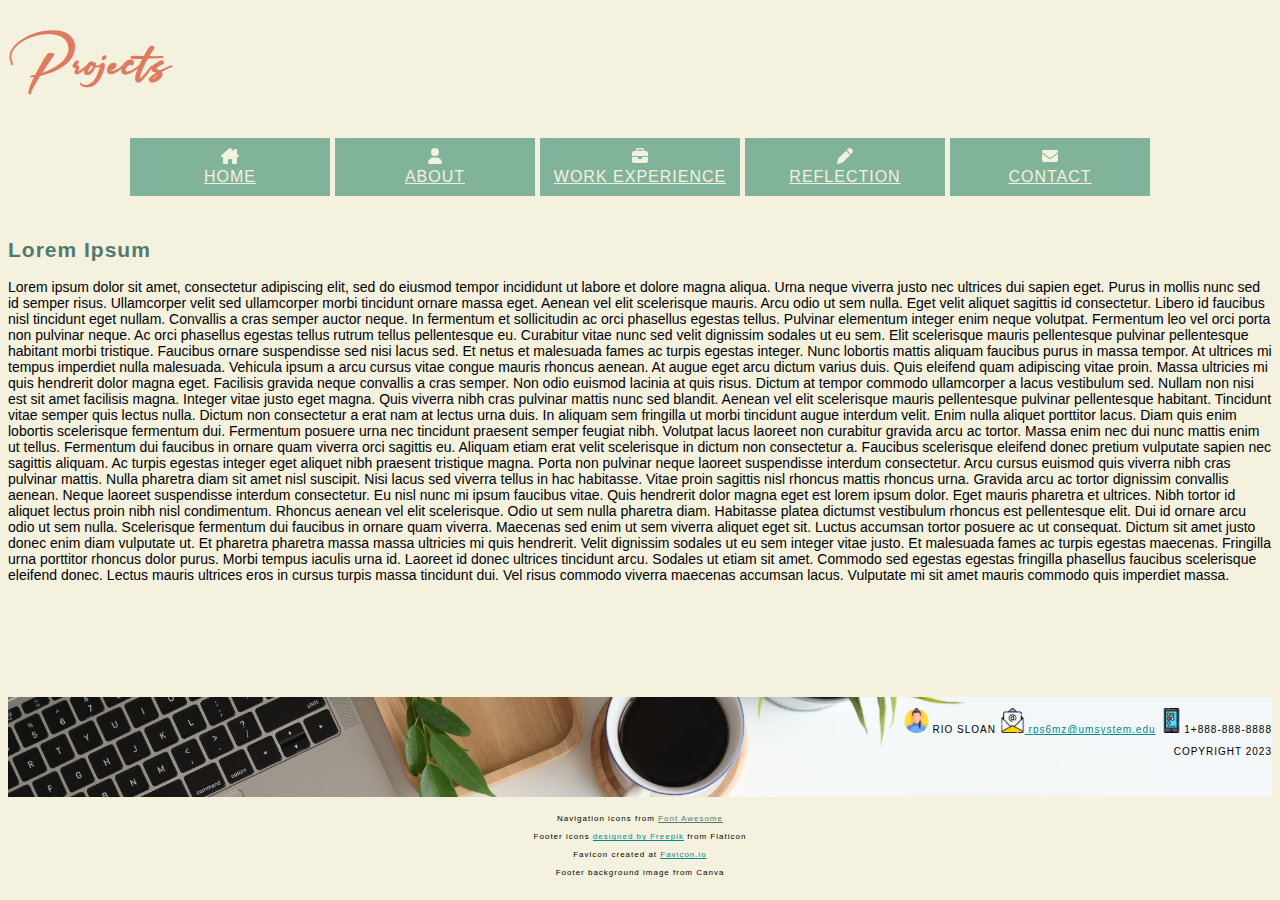
<file: islt_7310/project.html>
<!DOCTYPE html>
<html lang="en-US">
<head>
    <meta charset="utf-8">
    <meta name="viewport" content="width=device-width, initial-scale=1.0">
    <title>Rio Sloan's website</title>
    <link rel="stylesheet" href="style.css">
    <link rel="stylesheet" href="nav.css">
    <link rel="icon" type="image/png" sizes="32x32" href="images/favicon-32x32.png">
    <link rel="icon" type="image/png" sizes="16x16" href="images/favicon-16x16.png">
    <link rel="shortcut icon" type="image/x-icon" href="images/favicon-32x32.png">
</head>
<body>
    <header><h1>Projects</h1></header>
    <center><nav id="nav">
        <ul>
            <li><svg xmlns="http://www.w3.org/2000/svg" height="1em" viewBox="0 0 576 512"><!--! Font Awesome Free 6.4.2 by @fontawesome - https://fontawesome.com License - https://fontawesome.com/license (Commercial License) Copyright 2023 Fonticons, Inc. --><style>svg{fill:#F4F1DE}</style><path d="M543.8 287.6c17 0 32-14 32-32.1c1-9-3-17-11-24L512 185V64c0-17.7-14.3-32-32-32H448c-17.7 0-32 14.3-32 32v36.7L309.5 7c-6-5-14-7-21-7s-15 1-22 8L10 231.5c-7 7-10 15-10 24c0 18 14 32.1 32 32.1h32v69.7c-.1 .9-.1 1.8-.1 2.8V472c0 22.1 17.9 40 40 40h16c1.2 0 2.4-.1 3.6-.2c1.5 .1 3 .2 4.5 .2H160h24c22.1 0 40-17.9 40-40V448 384c0-17.7 14.3-32 32-32h64c17.7 0 32 14.3 32 32v64 24c0 22.1 17.9 40 40 40h24 32.5c1.4 0 2.8 0 4.2-.1c1.1 .1 2.2 .1 3.3 .1h16c22.1 0 40-17.9 40-40V455.8c.3-2.6 .5-5.3 .5-8.1l-.7-160.2h32z"/></svg> <br /><a href="index.html">HOME</a></li>
            <li><svg xmlns="http://www.w3.org/2000/svg" height="1em" viewBox="0 0 448 512"><!--! Font Awesome Free 6.4.2 by @fontawesome - https://fontawesome.com License - https://fontawesome.com/license (Commercial License) Copyright 2023 Fonticons, Inc. --><style>svg{fill:#f4f1de}</style><path d="M224 256A128 128 0 1 0 224 0a128 128 0 1 0 0 256zm-45.7 48C79.8 304 0 383.8 0 482.3C0 498.7 13.3 512 29.7 512H418.3c16.4 0 29.7-13.3 29.7-29.7C448 383.8 368.2 304 269.7 304H178.3z"/></svg><br/> <a href="about.html">ABOUT</a></li>
            <li><svg xmlns="http://www.w3.org/2000/svg" height="1em" viewBox="0 0 512 512"><!--! Font Awesome Free 6.4.2 by @fontawesome - https://fontawesome.com License - https://fontawesome.com/license (Commercial License) Copyright 2023 Fonticons, Inc. --><style>svg{fill:#f4f1de}</style><path d="M184 48H328c4.4 0 8 3.6 8 8V96H176V56c0-4.4 3.6-8 8-8zm-56 8V96H64C28.7 96 0 124.7 0 160v96H192 320 512V160c0-35.3-28.7-64-64-64H384V56c0-30.9-25.1-56-56-56H184c-30.9 0-56 25.1-56 56zM512 288H320v32c0 17.7-14.3 32-32 32H224c-17.7 0-32-14.3-32-32V288H0V416c0 35.3 28.7 64 64 64H448c35.3 0 64-28.7 64-64V288z"/></svg> <br /><a href="experience.html">WORK EXPERIENCE</a>
                <ul>
                <li><a href="experience.html#2021-Present">2021-Present</a></li>
                <li><a href="experience.html#2020-2021">2020-2021</a></li>
                <li><a href="experience.html#2015-2020">2015-2020</a></li>
                <li><a href="experience.html#2014-2015">2014-2015</a></li>
                <li><a href="experience.html#2011-2013">2011-2013</a></li>
                </ul>
            </li>
            <li><svg xmlns="http://www.w3.org/2000/svg" height="1em" viewBox="0 0 512 512"><!--! Font Awesome Free 6.4.2 by @fontawesome - https://fontawesome.com License - https://fontawesome.com/license (Commercial License) Copyright 2023 Fonticons, Inc. --><style>svg{fill:#f4f1de}</style><path d="M362.7 19.3L314.3 67.7 444.3 197.7l48.4-48.4c25-25 25-65.5 0-90.5L453.3 19.3c-25-25-65.5-25-90.5 0zm-71 71L58.6 323.5c-10.4 10.4-18 23.3-22.2 37.4L1 481.2C-1.5 489.7 .8 498.8 7 505s15.3 8.5 23.7 6.1l120.3-35.4c14.1-4.2 27-11.8 37.4-22.2L421.7 220.3 291.7 90.3z"/></svg> <br /><a href="reflection.html">REFLECTION</a></li>
            <li><svg xmlns="http://www.w3.org/2000/svg" height="1em" viewBox="0 0 512 512"><!--! Font Awesome Free 6.4.2 by @fontawesome - https://fontawesome.com License - https://fontawesome.com/license (Commercial License) Copyright 2023 Fonticons, Inc. --><style>svg{fill:#f4f1de}</style><path d="M48 64C21.5 64 0 85.5 0 112c0 15.1 7.1 29.3 19.2 38.4L236.8 313.6c11.4 8.5 27 8.5 38.4 0L492.8 150.4c12.1-9.1 19.2-23.3 19.2-38.4c0-26.5-21.5-48-48-48H48zM0 176V384c0 35.3 28.7 64 64 64H448c35.3 0 64-28.7 64-64V176L294.4 339.2c-22.8 17.1-54 17.1-76.8 0L0 176z"/></svg> <br/><a href="contact.html">CONTACT</a></li>

        </ul>
    </nav></center>
    <main>
        <h2>Lorem Ipsum</h2>
        <p>Lorem ipsum dolor sit amet, consectetur adipiscing elit, sed do eiusmod tempor incididunt ut labore et dolore magna aliqua. Urna neque viverra justo nec ultrices dui sapien eget. Purus in mollis nunc sed id semper risus. Ullamcorper velit sed ullamcorper morbi tincidunt ornare massa eget. Aenean vel elit scelerisque mauris. Arcu odio ut sem nulla. Eget velit aliquet sagittis id consectetur. Libero id faucibus nisl tincidunt eget nullam. Convallis a cras semper auctor neque. In fermentum et sollicitudin ac orci phasellus egestas tellus. Pulvinar elementum integer enim neque volutpat. Fermentum leo vel orci porta non pulvinar neque. Ac orci phasellus egestas tellus rutrum tellus pellentesque eu. Curabitur vitae nunc sed velit dignissim sodales ut eu sem. Elit scelerisque mauris pellentesque pulvinar pellentesque habitant morbi tristique. Faucibus ornare suspendisse sed nisi lacus sed.

Et netus et malesuada fames ac turpis egestas integer. Nunc lobortis mattis aliquam faucibus purus in massa tempor. At ultrices mi tempus imperdiet nulla malesuada. Vehicula ipsum a arcu cursus vitae congue mauris rhoncus aenean. At augue eget arcu dictum varius duis. Quis eleifend quam adipiscing vitae proin. Massa ultricies mi quis hendrerit dolor magna eget. Facilisis gravida neque convallis a cras semper. Non odio euismod lacinia at quis risus. Dictum at tempor commodo ullamcorper a lacus vestibulum sed. Nullam non nisi est sit amet facilisis magna. Integer vitae justo eget magna. Quis viverra nibh cras pulvinar mattis nunc sed blandit. Aenean vel elit scelerisque mauris pellentesque pulvinar pellentesque habitant. Tincidunt vitae semper quis lectus nulla.

Dictum non consectetur a erat nam at lectus urna duis. In aliquam sem fringilla ut morbi tincidunt augue interdum velit. Enim nulla aliquet porttitor lacus. Diam quis enim lobortis scelerisque fermentum dui. Fermentum posuere urna nec tincidunt praesent semper feugiat nibh. Volutpat lacus laoreet non curabitur gravida arcu ac tortor. Massa enim nec dui nunc mattis enim ut tellus. Fermentum dui faucibus in ornare quam viverra orci sagittis eu. Aliquam etiam erat velit scelerisque in dictum non consectetur a. Faucibus scelerisque eleifend donec pretium vulputate sapien nec sagittis aliquam. Ac turpis egestas integer eget aliquet nibh praesent tristique magna. Porta non pulvinar neque laoreet suspendisse interdum consectetur. Arcu cursus euismod quis viverra nibh cras pulvinar mattis.

Nulla pharetra diam sit amet nisl suscipit. Nisi lacus sed viverra tellus in hac habitasse. Vitae proin sagittis nisl rhoncus mattis rhoncus urna. Gravida arcu ac tortor dignissim convallis aenean. Neque laoreet suspendisse interdum consectetur. Eu nisl nunc mi ipsum faucibus vitae. Quis hendrerit dolor magna eget est lorem ipsum dolor. Eget mauris pharetra et ultrices. Nibh tortor id aliquet lectus proin nibh nisl condimentum. Rhoncus aenean vel elit scelerisque. Odio ut sem nulla pharetra diam. Habitasse platea dictumst vestibulum rhoncus est pellentesque elit. Dui id ornare arcu odio ut sem nulla. Scelerisque fermentum dui faucibus in ornare quam viverra. Maecenas sed enim ut sem viverra aliquet eget sit. Luctus accumsan tortor posuere ac ut consequat. Dictum sit amet justo donec enim diam vulputate ut.

Et pharetra pharetra massa massa ultricies mi quis hendrerit. Velit dignissim sodales ut eu sem integer vitae justo. Et malesuada fames ac turpis egestas maecenas. Fringilla urna porttitor rhoncus dolor purus. Morbi tempus iaculis urna id. Laoreet id donec ultrices tincidunt arcu. Sodales ut etiam sit amet. Commodo sed egestas egestas fringilla phasellus faucibus scelerisque eleifend donec. Lectus mauris ultrices eros in cursus turpis massa tincidunt dui. Vel risus commodo viverra maecenas accumsan lacus. Vulputate mi sit amet mauris commodo quis imperdiet massa.
    </p></main>
    <footer>
        <div class="footer-main">
        <p id="footer-main-text">
            <br /><img class="woman-icon" src="images/woman-icon.png" width="25px" height="25px"> RIO SLOAN <img id="email-icon" src="images/email_icon.png" width="25px" height="25px"><a href="mailto:rps6mz@umsystem.edu"> rps6mz@umsystem.edu</a> <img id="smartphone-icon" src="images/smartphone-icon.png" width="25px" height="25px">1+888-888-8888<br />
        <br />COPYRIGHT 2023<br /></p>
        </div>
        <div class="footer-credits"><center>
        <br /><p>
        Navigation icons from <a id="footerlink" href="https://fontawesome.com/">Font Awesome</a><br />
        <br />
        Footer icons <a href="https://www.flaticon.com/free-icon/email_3296464">designed by Freepik</a> from Flaticon<br />
        <br />
        Favicon created at <a href="https://favicon.io/">Favicon.io</a><br />
        <br />
        Footer background image from Canva<br />
        </p></center>
        </div>
    </footer>
</body>
</html>
</file>
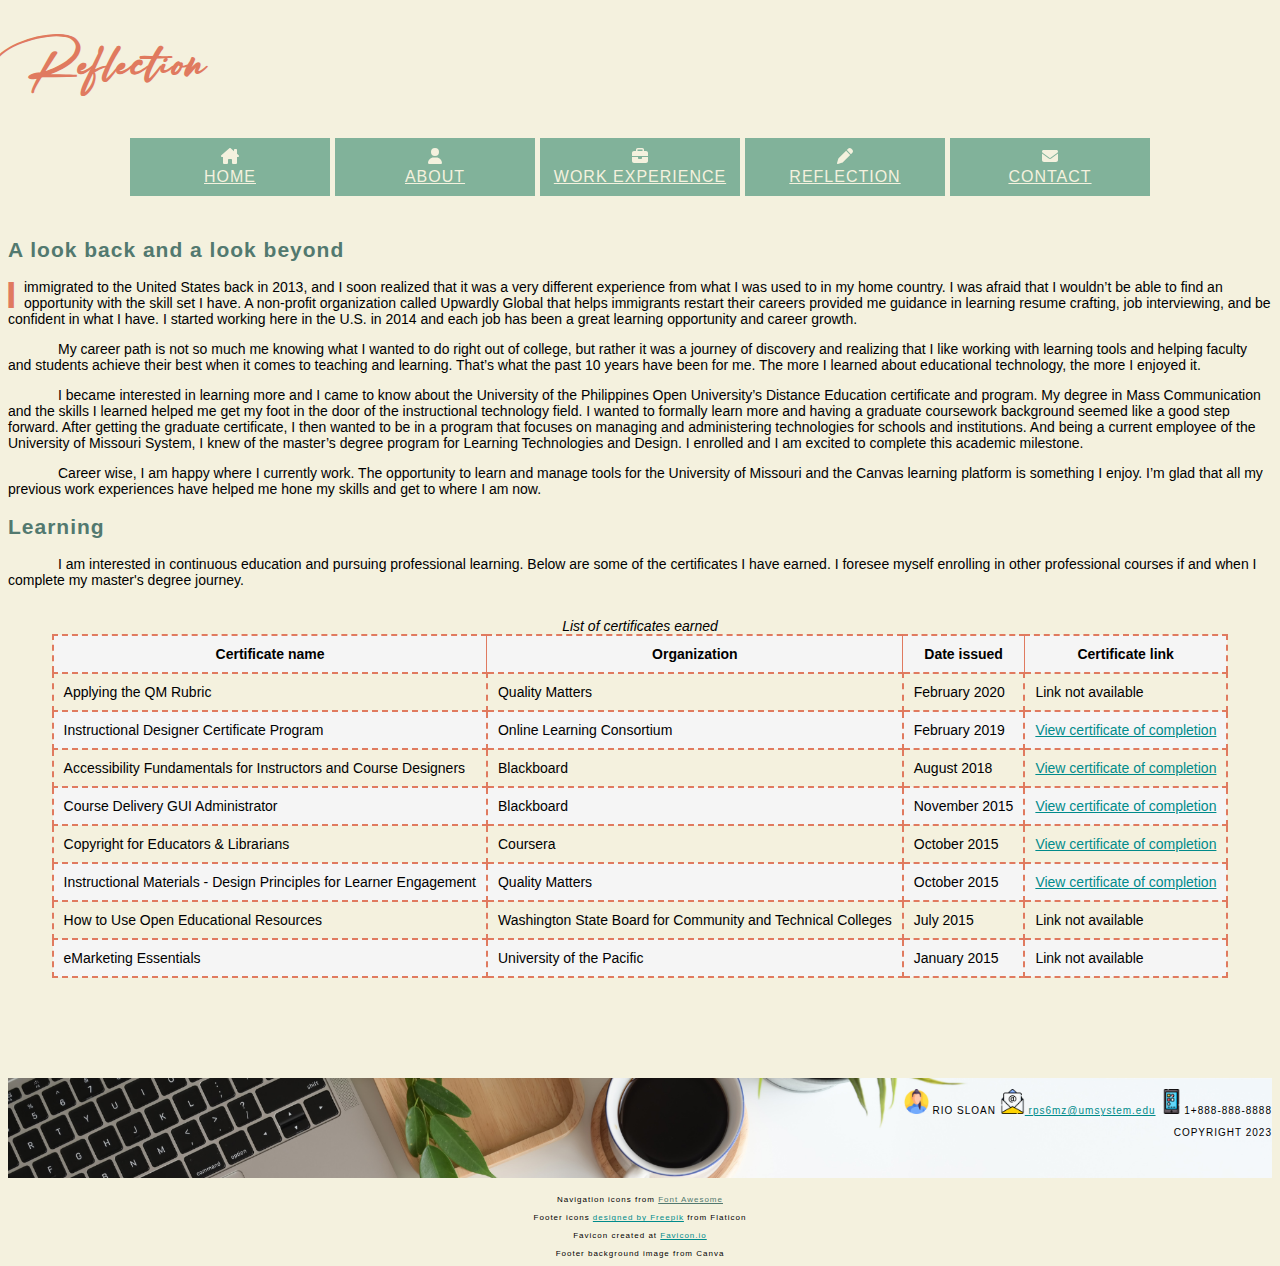
<file: islt_7310/reflection.html>
<!DOCTYPE html>
<html lang="en-US">
<head>
    <meta charset="utf-8">
    <meta name="viewport" content="width=device-width, initial-scale=1.0">
    <link rel="stylesheet" href="style.css">
    <link rel="stylesheet" href="nav.css">
    <link rel="icon" type="image/png" sizes="32x32" href="images/favicon-32x32.png">
    <link rel="icon" type="image/png" sizes="16x16" href="images/favicon-16x16.png">
    <link rel="shortcut icon" type="image/x-icon" href="images/favicon-32x32.png">
    <title>Rio Sloan's website</title>
</head>
<!--9/16/2023: Created this page for Project: Website Navigation. RPS-->
<body>
    <header><h1>Reflection</h1></header>
    <center><nav id="nav">
        <ul>
            <li><svg xmlns="http://www.w3.org/2000/svg" height="1em" viewBox="0 0 576 512"><!--! Font Awesome Free 6.4.2 by @fontawesome - https://fontawesome.com License - https://fontawesome.com/license (Commercial License) Copyright 2023 Fonticons, Inc. --><style>svg{fill:#F4F1DE}</style><path d="M543.8 287.6c17 0 32-14 32-32.1c1-9-3-17-11-24L512 185V64c0-17.7-14.3-32-32-32H448c-17.7 0-32 14.3-32 32v36.7L309.5 7c-6-5-14-7-21-7s-15 1-22 8L10 231.5c-7 7-10 15-10 24c0 18 14 32.1 32 32.1h32v69.7c-.1 .9-.1 1.8-.1 2.8V472c0 22.1 17.9 40 40 40h16c1.2 0 2.4-.1 3.6-.2c1.5 .1 3 .2 4.5 .2H160h24c22.1 0 40-17.9 40-40V448 384c0-17.7 14.3-32 32-32h64c17.7 0 32 14.3 32 32v64 24c0 22.1 17.9 40 40 40h24 32.5c1.4 0 2.8 0 4.2-.1c1.1 .1 2.2 .1 3.3 .1h16c22.1 0 40-17.9 40-40V455.8c.3-2.6 .5-5.3 .5-8.1l-.7-160.2h32z"/></svg> <br /><a href="index.html">HOME</a></li>
            <li><svg xmlns="http://www.w3.org/2000/svg" height="1em" viewBox="0 0 448 512"><!--! Font Awesome Free 6.4.2 by @fontawesome - https://fontawesome.com License - https://fontawesome.com/license (Commercial License) Copyright 2023 Fonticons, Inc. --><style>svg{fill:#f4f1de}</style><path d="M224 256A128 128 0 1 0 224 0a128 128 0 1 0 0 256zm-45.7 48C79.8 304 0 383.8 0 482.3C0 498.7 13.3 512 29.7 512H418.3c16.4 0 29.7-13.3 29.7-29.7C448 383.8 368.2 304 269.7 304H178.3z"/></svg><br/> <a href="about.html">ABOUT</a></li>
            <li><svg xmlns="http://www.w3.org/2000/svg" height="1em" viewBox="0 0 512 512"><!--! Font Awesome Free 6.4.2 by @fontawesome - https://fontawesome.com License - https://fontawesome.com/license (Commercial License) Copyright 2023 Fonticons, Inc. --><style>svg{fill:#f4f1de}</style><path d="M184 48H328c4.4 0 8 3.6 8 8V96H176V56c0-4.4 3.6-8 8-8zm-56 8V96H64C28.7 96 0 124.7 0 160v96H192 320 512V160c0-35.3-28.7-64-64-64H384V56c0-30.9-25.1-56-56-56H184c-30.9 0-56 25.1-56 56zM512 288H320v32c0 17.7-14.3 32-32 32H224c-17.7 0-32-14.3-32-32V288H0V416c0 35.3 28.7 64 64 64H448c35.3 0 64-28.7 64-64V288z"/></svg> <br /><a href="experience.html">WORK EXPERIENCE</a>
                <ul>
                <li><a href="experience.html#2021-Present">2021-Present</a></li>
                <li><a href="experience.html#2020-2021">2020-2021</a></li>
                <li><a href="experience.html#2015-2020">2015-2020</a></li>
                <li><a href="experience.html#2014-2015">2014-2015</a></li>
                <li><a href="experience.html#2011-2013">2011-2013</a></li>
                </ul>
            </li>
            <li><svg xmlns="http://www.w3.org/2000/svg" height="1em" viewBox="0 0 512 512"><!--! Font Awesome Free 6.4.2 by @fontawesome - https://fontawesome.com License - https://fontawesome.com/license (Commercial License) Copyright 2023 Fonticons, Inc. --><style>svg{fill:#f4f1de}</style><path d="M362.7 19.3L314.3 67.7 444.3 197.7l48.4-48.4c25-25 25-65.5 0-90.5L453.3 19.3c-25-25-65.5-25-90.5 0zm-71 71L58.6 323.5c-10.4 10.4-18 23.3-22.2 37.4L1 481.2C-1.5 489.7 .8 498.8 7 505s15.3 8.5 23.7 6.1l120.3-35.4c14.1-4.2 27-11.8 37.4-22.2L421.7 220.3 291.7 90.3z"/></svg> <br /><a href="reflection.html">REFLECTION</a></li>
            <li><svg xmlns="http://www.w3.org/2000/svg" height="1em" viewBox="0 0 512 512"><!--! Font Awesome Free 6.4.2 by @fontawesome - https://fontawesome.com License - https://fontawesome.com/license (Commercial License) Copyright 2023 Fonticons, Inc. --><style>svg{fill:#f4f1de}</style><path d="M48 64C21.5 64 0 85.5 0 112c0 15.1 7.1 29.3 19.2 38.4L236.8 313.6c11.4 8.5 27 8.5 38.4 0L492.8 150.4c12.1-9.1 19.2-23.3 19.2-38.4c0-26.5-21.5-48-48-48H48zM0 176V384c0 35.3 28.7 64 64 64H448c35.3 0 64-28.7 64-64V176L294.4 339.2c-22.8 17.1-54 17.1-76.8 0L0 176z"/></svg> <br/><a href="contact.html">CONTACT</a></li>

        </ul>
    </nav></center>
    <main id="main">
        <h2>A look back and a look beyond</h2>
            <p id="ref_firstpar">I immigrated to the United States back in 2013, and I soon realized that it was a very different experience from what I was used to in my home country. I was afraid that I wouldn’t be able to find an opportunity with the skill set I have. A non-profit organization called Upwardly Global that helps immigrants restart their careers provided me guidance in learning resume crafting, job interviewing, and be confident in what I have. I started working here in the U.S. in 2014 and each job has been a great learning opportunity and career growth.</p>
            <p id="ref_secondpar">My career path is not so much me knowing what I wanted to do right out of college, but rather it was a journey of discovery and realizing that I like working with learning tools and helping faculty and students achieve their best when it comes to teaching and learning. That’s what the past 10 years have been for me. The more I learned about educational technology, the more I enjoyed it.</p>
            <p id="ref_thirdpar">I became interested in learning more and I came to know about the University of the Philippines Open University’s Distance Education certificate and program. My degree in Mass Communication and the skills I learned helped me get my foot in the door of the instructional technology field. I wanted to formally learn more and having a graduate coursework background seemed like a good step forward. After getting the graduate certificate, I then wanted to be in a program that focuses on managing and administering technologies for schools and institutions. And being a current employee of the University of Missouri System, I knew of the master’s degree program for Learning Technologies and Design. I enrolled and I am excited to complete this academic milestone.</p>
            <p id="ref_fourthpar">Career wise, I am happy where I currently work. The opportunity to learn and manage tools for the University of Missouri and the Canvas learning platform is something I enjoy. I’m glad that all my previous work experiences have helped me hone my skills and get to where I am now.</p>
        <h2>Learning</h2>
            <p id="ref_fifthpar">I am interested in continuous education and pursuing professional learning. Below are some of the certificates I have earned. I foresee myself enrolling in other professional courses if and when I complete my master's degree journey.</p>
            <br />
            <center><table>
                <caption><em>List of certificates earned</em></caption>
                <thead>
                <tr>           
                        <th>Certificate name</th>
                        <th>Organization</th>
                        <th>Date issued</th>
                        <th>Certificate link</th>
                </tr>
                </thead>
                <tbody>
                <tr>
                    <td>Applying the QM Rubric</td>
                    <td>Quality Matters</td>
                    <td>February 2020</td>
                    <td>Link not available</td>
                </tr>
                <tr>
                    <td>Instructional Designer Certificate Program</td>
                    <td>Online Learning Consortium</td>
                    <td>February 2019</td>
                    <td><a href="https://www.dropbox.com/s/o50onsmtthlbjmb/Instructional_Designer_Certificate_Program-Instructional_Designer_Program_Certificate_of_Completion_12741.pdf?dl=0">View certificate of completion</a></td>
                </tr>
                <tr>
                    <td>Accessibility Fundamentals for Instructors and Course Designers</td>
                    <td>Blackboard</td>
                    <td>August 2018</td>
                    <td><a href="https://www.dropbox.com/s/vk4icsz8gan5u5b/Accessibility%20Fundamentals%20for%20Instructors%20and%20Course%20Designers%20Blackboard%20Certificate.pdf">View certificate of completion</a></td>
                </tr>
                <tr>
                    <td>Course Delivery GUI Administrator</td>
                    <td>Blackboard</td>
                    <td>November 2015</td>
                    <td><a href="https://www.dropbox.com/s/5hc9lkx0vb7t5vi/Blackboard%20GUI%20Certificate.pdf">View certificate of completion</td>
                </tr>
                <tr>
                    <td>Copyright for Educators & Librarians</td>
                    <td>Coursera</td>
                    <td>October 2015</td>
                    <td><a href="https://www.coursera.org/account/accomplishments/verify/BASRJ7XJGR6A">View certificate of completion</td>
                </tr>
                <tr>
                    <td>Instructional Materials - Design Principles for Learner Engagement</td>
                    <td>Quality Matters</td>
                    <td>October 2015</td>
                    <td><a href="https://www.dropbox.com/s/tyoya0r313njpy4/QM%20Certificate.pdf">View certificate of completion</a></td>
                </tr>
                <tr>
                    <td>How to Use Open Educational Resources</td>
                    <td>Washington State Board for Community and Technical Colleges</td>
                    <td>July 2015</td>
                    <td>Link not available</td>
                </tr>
                <tr>
                    <td>eMarketing Essentials</td>
                    <td>University of the Pacific</td>
                    <td>January 2015</td>
                    <td>Link not available</td>
                </tr></tbody>
            </table></center>
    </main>
    <footer>
        <div class="footer-main">
        <p id="footer-main-text">
            <br /><img class="woman-icon" src="images/woman-icon.png" width="25px" height="25px"> RIO SLOAN <img id="email-icon" src="images/email_icon.png" width="25px" height="25px"><a href="mailto:rps6mz@umsystem.edu"> rps6mz@umsystem.edu</a> <img id="smartphone-icon" src="images/smartphone-icon.png" width="25px" height="25px">1+888-888-8888<br />
        <br />COPYRIGHT 2023<br /></p>
        </div>
        <div class="footer-credits"><center>
        <br /><p>
        Navigation icons from <a id="footerlink" href="https://fontawesome.com/">Font Awesome</a><br />
        <br />
        Footer icons <a href="https://www.flaticon.com/free-icon/email_3296464">designed by Freepik</a> from Flaticon<br />
        <br />
        Favicon created at <a href="https://favicon.io/">Favicon.io</a><br />
        <br />
        Footer background image from Canva<br />
        </p></center>
        </div>
    </footer>
</body>
</html>
</file>
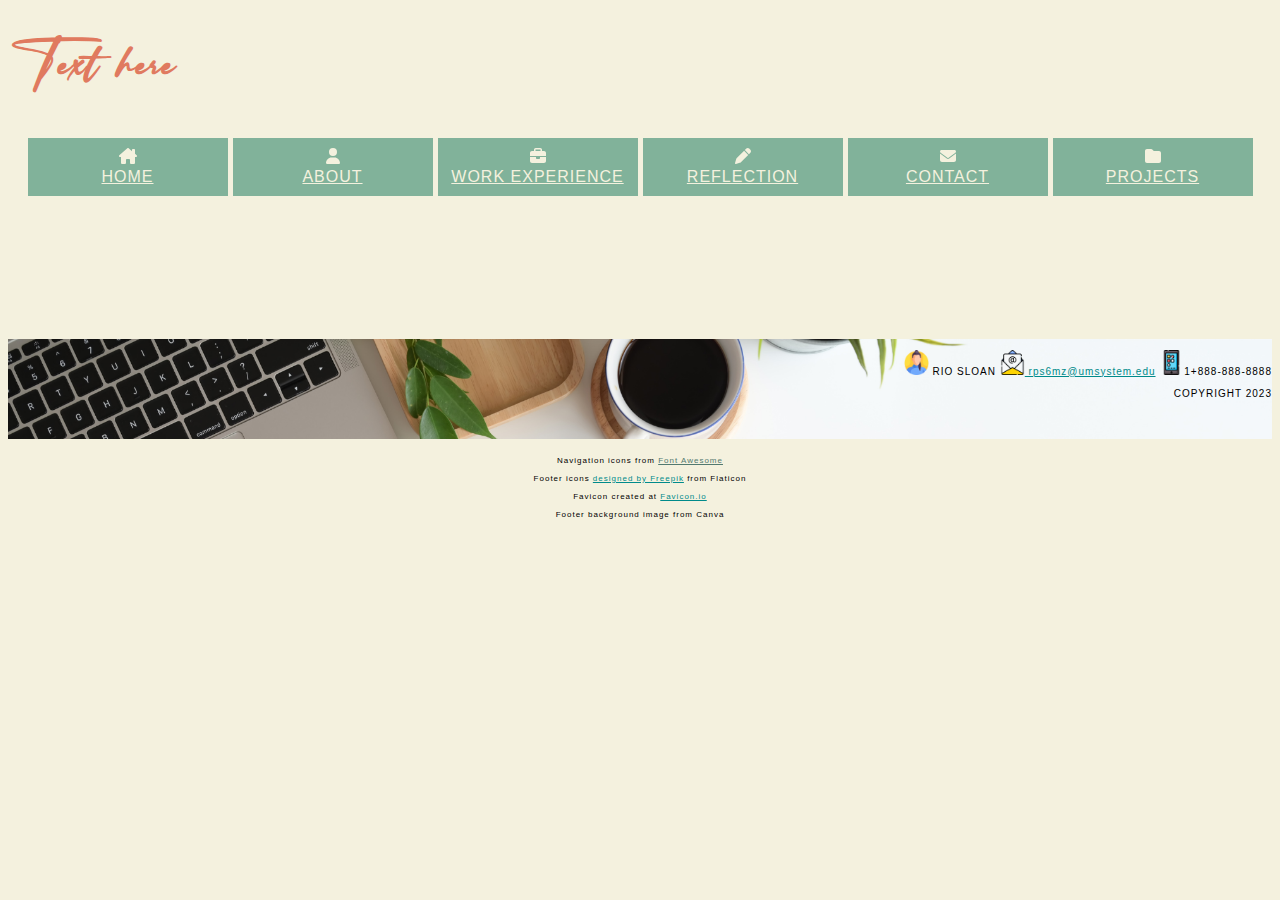
<file: islt_7310/Sloan_Template.html>
<!DOCTYPE html>
<html lang="en-US">
<head>
    <meta charset="utf-8">
    <meta name="viewport" content="width=device-width, initial-scale=1.0">
    <link rel="stylesheet" href="style.css">
    <link rel="stylesheet" href="nav.css">
    <link rel="icon" type="image/png" sizes="32x32" href="images/favicon-32x32.png">
    <link rel="icon" type="image/png" sizes="16x16" href="images/favicon-16x16.png">
    <link rel="shortcut icon" type="image/x-icon" href="images/favicon-32x32.png">
    <title>Rio Sloan's website</title>
</head>
<body>
    <header><h1>Text here</h1></header>
    <center><nav id="nav">
        <ul>
            <li><svg xmlns="http://www.w3.org/2000/svg" height="1em" viewBox="0 0 576 512"><!--! Font Awesome Free 6.4.2 by @fontawesome - https://fontawesome.com License - https://fontawesome.com/license (Commercial License) Copyright 2023 Fonticons, Inc. --><style>svg{fill:#F4F1DE}</style><path d="M543.8 287.6c17 0 32-14 32-32.1c1-9-3-17-11-24L512 185V64c0-17.7-14.3-32-32-32H448c-17.7 0-32 14.3-32 32v36.7L309.5 7c-6-5-14-7-21-7s-15 1-22 8L10 231.5c-7 7-10 15-10 24c0 18 14 32.1 32 32.1h32v69.7c-.1 .9-.1 1.8-.1 2.8V472c0 22.1 17.9 40 40 40h16c1.2 0 2.4-.1 3.6-.2c1.5 .1 3 .2 4.5 .2H160h24c22.1 0 40-17.9 40-40V448 384c0-17.7 14.3-32 32-32h64c17.7 0 32 14.3 32 32v64 24c0 22.1 17.9 40 40 40h24 32.5c1.4 0 2.8 0 4.2-.1c1.1 .1 2.2 .1 3.3 .1h16c22.1 0 40-17.9 40-40V455.8c.3-2.6 .5-5.3 .5-8.1l-.7-160.2h32z"/></svg> <br /><a href="index.html">HOME</a></li>
            <li><svg xmlns="http://www.w3.org/2000/svg" height="1em" viewBox="0 0 448 512"><!--! Font Awesome Free 6.4.2 by @fontawesome - https://fontawesome.com License - https://fontawesome.com/license (Commercial License) Copyright 2023 Fonticons, Inc. --><style>svg{fill:#f4f1de}</style><path d="M224 256A128 128 0 1 0 224 0a128 128 0 1 0 0 256zm-45.7 48C79.8 304 0 383.8 0 482.3C0 498.7 13.3 512 29.7 512H418.3c16.4 0 29.7-13.3 29.7-29.7C448 383.8 368.2 304 269.7 304H178.3z"/></svg><br/> <a href="about.html">ABOUT</a></li>
            <li><svg xmlns="http://www.w3.org/2000/svg" height="1em" viewBox="0 0 512 512"><!--! Font Awesome Free 6.4.2 by @fontawesome - https://fontawesome.com License - https://fontawesome.com/license (Commercial License) Copyright 2023 Fonticons, Inc. --><style>svg{fill:#f4f1de}</style><path d="M184 48H328c4.4 0 8 3.6 8 8V96H176V56c0-4.4 3.6-8 8-8zm-56 8V96H64C28.7 96 0 124.7 0 160v96H192 320 512V160c0-35.3-28.7-64-64-64H384V56c0-30.9-25.1-56-56-56H184c-30.9 0-56 25.1-56 56zM512 288H320v32c0 17.7-14.3 32-32 32H224c-17.7 0-32-14.3-32-32V288H0V416c0 35.3 28.7 64 64 64H448c35.3 0 64-28.7 64-64V288z"/></svg> <br /><a href="experience.html">WORK EXPERIENCE</a></li>
            <li><svg xmlns="http://www.w3.org/2000/svg" height="1em" viewBox="0 0 512 512"><!--! Font Awesome Free 6.4.2 by @fontawesome - https://fontawesome.com License - https://fontawesome.com/license (Commercial License) Copyright 2023 Fonticons, Inc. --><style>svg{fill:#f4f1de}</style><path d="M362.7 19.3L314.3 67.7 444.3 197.7l48.4-48.4c25-25 25-65.5 0-90.5L453.3 19.3c-25-25-65.5-25-90.5 0zm-71 71L58.6 323.5c-10.4 10.4-18 23.3-22.2 37.4L1 481.2C-1.5 489.7 .8 498.8 7 505s15.3 8.5 23.7 6.1l120.3-35.4c14.1-4.2 27-11.8 37.4-22.2L421.7 220.3 291.7 90.3z"/></svg> <br /><a href="reflection.html">REFLECTION</a></li>
            <li><svg xmlns="http://www.w3.org/2000/svg" height="1em" viewBox="0 0 512 512"><!--! Font Awesome Free 6.4.2 by @fontawesome - https://fontawesome.com License - https://fontawesome.com/license (Commercial License) Copyright 2023 Fonticons, Inc. --><style>svg{fill:#f4f1de}</style><path d="M48 64C21.5 64 0 85.5 0 112c0 15.1 7.1 29.3 19.2 38.4L236.8 313.6c11.4 8.5 27 8.5 38.4 0L492.8 150.4c12.1-9.1 19.2-23.3 19.2-38.4c0-26.5-21.5-48-48-48H48zM0 176V384c0 35.3 28.7 64 64 64H448c35.3 0 64-28.7 64-64V176L294.4 339.2c-22.8 17.1-54 17.1-76.8 0L0 176z"/></svg> <br/><a href="#contact.html">CONTACT</a></li>
            <li><svg xmlns="http://www.w3.org/2000/svg" height="1em" viewBox="0 0 512 512"><!--! Font Awesome Free 6.4.2 by @fontawesome - https://fontawesome.com License - https://fontawesome.com/license (Commercial License) Copyright 2023 Fonticons, Inc. --><style>svg{fill:#f4f1de}</style><path d="M64 480H448c35.3 0 64-28.7 64-64V160c0-35.3-28.7-64-64-64H288c-10.1 0-19.6-4.7-25.6-12.8L243.2 57.6C231.1 41.5 212.1 32 192 32H64C28.7 32 0 60.7 0 96V416c0 35.3 28.7 64 64 64z"/></svg> <br /><a href="project.html">PROJECTS</a>
                <ul>
                    <li><a href="#">Link 1</a></li>
                    <li><a href="#">Link 2</a></li>
                    <li><a href="#">Link 3</a></li>
                    </ul>
            </li>
        </ul>
    </nav></center>
    <main></main>
        <footer>
        <div class="footer-main">
        <p id="footer-main-text">
            <br /><img class="woman-icon" src="images/woman-icon.png" width="25px" height="25px"> RIO SLOAN <img id="email-icon" src="images/email_icon.png" width="25px" height="25px"><a href="mailto:rps6mz@umsystem.edu"> rps6mz@umsystem.edu</a> <img id="smartphone-icon" src="images/smartphone-icon.png" width="25px" height="25px">1+888-888-8888<br />
        <br />COPYRIGHT 2023<br /></p>
        </div>
        <div class="footer-credits"><center>
        <br /><p>
        Navigation icons from <a id="footerlink" href="https://fontawesome.com/">Font Awesome</a><br />
        <br />
        Footer icons <a href="https://www.flaticon.com/free-icon/email_3296464">designed by Freepik</a> from Flaticon<br />
        <br />
        Favicon created at <a href="https://favicon.io/">Favicon.io</a><br />
        <br />
        Footer background image from Canva<br />
        </p></center>
        </div>
        </footer>
</body>
</html>
</file>
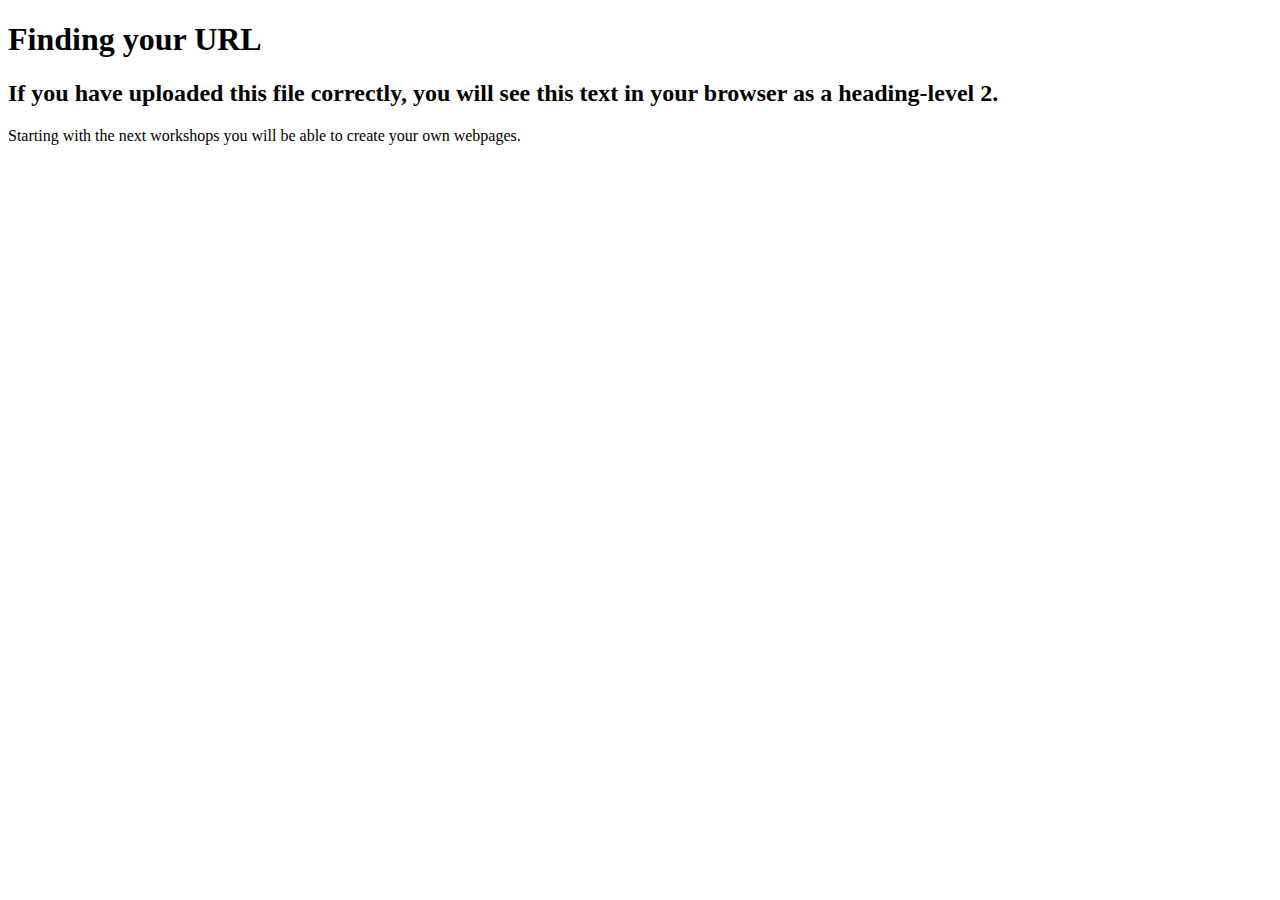
<file: islt_7310/test.html>
<!DOCTYPE html>
<html>
    
    <head>
        <meta charset="utf-8">
       <title>Finding Your URL</title>
        <meta name="description" content="Finding your URL in GitHub">
    </head>
    <body>
        
        <h1>Finding your URL</h1>
        <h2>If you have uploaded this file correctly, you will see this text in your browser as a heading-level 2.</h2>
        
        <p>
            Starting with the next workshops you will be able to create your own webpages.
        </p>
        
    
    </body>
</html>
</file>
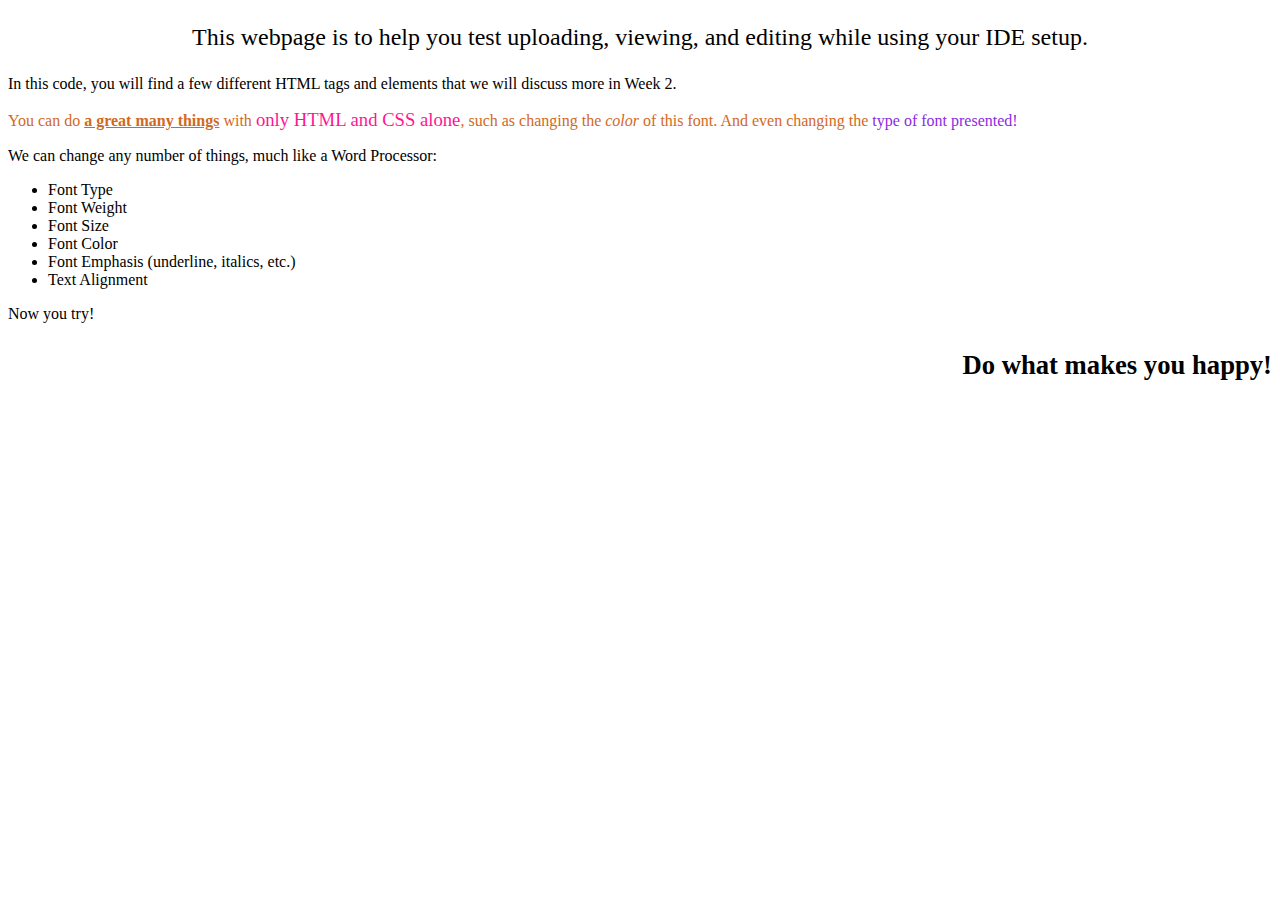
<file: islt_7310/webpageTest.html>
<!DOCTYPE html>
<html lang="en-US">
<head>
    <title>testing your website</title>
    <meta charset="utf-8">
</head>
<body>
<p style="text-align: center; font-size: 18pt;">This webpage is to help you test uploading, viewing, and editing while using your IDE setup.</p>
    
<p>In this code, you will find a few different HTML tags and elements that we will discuss more in Week 2.</p>
    <p style="color:chocolate;">You can do <span style="font-weight: 600; text-decoration: underline;"> a great many things</span> with <span style="font-size: 14pt; color: deeppink;">only HTML and CSS alone</span>, such as changing the <em>color</em> of this font. And even changing the <span style="font-family: cursive; color:blueviolet;"> type of font presented!</span></p>
    <p>We can change any number of things, much like a Word Processor:</p>
    <ul>
    <li>Font Type</li>
        <li>Font Weight</li>
        <li>Font Size</li>
        <li>Font Color</li>
        <li>Font Emphasis (underline, italics, etc.)</li>
        <li>Text Alignment</li>
    </ul>
    <p> Now you try! </p>
    <p style="text-align: right; font-weight: bold; font-size: 20pt;"> Do what makes you happy!</p>
    
</body>
</html>
</file>
<file: islt_7310/style.css>
/*Font*/
@font-face { 

    font-family: Ruthligos;
    
    src: url("fonts/Ruthligos.ttf");
    
    }

/*Heading styles */
h1 {
    color: #E07A5F;
    font-family: Ruthligos, script;
    letter-spacing: 2px;
    text-indent: 20px;
    font-size: 40px;
}

h2 {
    color: #52796F;
    font-family: Arial, Helvetica, sans-serif;
    font-weight: bolder;
    letter-spacing: 1px;
}

h3 {
    color: #354F52;
    font-family: Arial, Helvetica, sans-serif;
    font-weight: bolder;
}

h4 {
    color: #2F3E46;
    font-family: Arial, Helvetica, sans-serif;
}

/* Nav text and links style */
nav {
    text-align: center;
    font-family: Impact, Haettenschweiler, 'Arial Narrow Bold', sans-serif;
    letter-spacing: 1px;
    margin-bottom: 25px;
}

#nav a:link {
    color:#F4F1DE;
}

#nav a:active {
    color:#F4F1DE;
}

#nav a:visited {
    color:#F4F1DE;
}

select {
    display: none;
}

/*Link styles for everything else besides Nav */

a:link {
    color:darkcyan;
}

a:active {
    color:darkcyan;
}

a:visited {
    color:darkcyan;
}

/* Body style */
body {
    background-color: #F4F1DE;
    font-family: Arial, Helvetica, sans-serif; 
}

/* Main style */
main {
    display: inline-block;
    font-size: 14px;
}

#home-intro {
    margin-top: 25px;
    margin-bottom: 50px;
}

#home-hr {
    height: 5px;
    width: 100px;
    background-color:#E07A5F;
    border: 0px;
}

#about-education {
    max-width: 500px;
    text-align: center;
}

/* About page My pic */

#about-rps {
    border-radius: 100px;
}

/* Reflection page customization */

#ref_firstpar::first-letter {
    initial-letter: 2;
    padding-right: 10px;
    color:#E07A5F;
    font-weight: bolder;
}

#ref_secondpar {
    text-indent: 50px;
}

#ref_thirdpar {
    text-indent: 50px;
}

#ref_fourthpar {
    text-indent: 50px;
}

#ref_fifthpar {
    text-indent: 50px;
}

table {
    border: 2px dashed #E07A5F;
    column-gap: 10px;
    row-gap: 10px;
    border-collapse: collapse;
}

table td {
    border: 2px dashed #E07A5F;
    padding: 10px;
}

table th {
    border: 2px dashed #E07A5F;
    padding: 10px;
    background-color: whitesmoke;
    border: 1px solid #E07A5F;
}

table tr:nth-child(even) {
    background-color: whitesmoke;
}

/* Link and font/text style for Footer */

ul#artifacts li a:active {
    color:#52796F;
}

a#footerlink:link {
    color:#52796F;
}

footer {
    font-size: 10px;
    letter-spacing: 1px;
    margin-top: 100px;
}

/* Grid for About page */

.wrapper-about {
    display: grid;
    grid-template-columns: 1fr 1fr;
    height: auto;
    column-gap: 10px;
}

.wrapper-about .about-pic-text {
    grid-column-start: 2;
    grid-column-end: 2;
}

.wrapper-about .about-video {
    grid-column-start: 1;
    grid-column-end: 1;
    padding: 50px 0;
}

.wrapper-about-edu {
    display: grid;
    grid-template-columns: 1fr 1fr 1fr;
    height: auto;
    margin-left: 25px;
    margin-right: 25px;
    border-top: 5px solid #E07A5F;
    text-align: center;
}

.wrapper-about-edu .about-edu-BA {
    grid-column-start: 1;
    grid-column-end: 1;

}

.wrapper-about-edu .about-edu-GC {
    grid-column-start: 2;
    grid-column-end: 2;
}

.wrapper-about-edu .about-edu-MS {
    grid-column-start: 3;
    grid-column-end: 3;
}

#footer-main-text {
    grid-column-start: 3;
    grid-column-end: 3;
}

/* Grid for timeline in Experience page */

.wrapper-experience {
    display: grid;
    grid-template-columns: 1fr 5px 1fr;
    height: auto;
    column-gap: 25px;
    max-width: fit-content;
    border-top: 5px dashed #E07A5F;
    border-bottom: 5px dashed #E07A5F;
}

h1 {
    grid-column-start: 1;
    grid-column-end: 3;
}

nav {
    grid-column-start: 1;
    grid-column-end: 3;
}

footer {
    grid-column-start: 1;
    grid-column-end: 3;
}

#h4-work {
    color:#F4F1DE;
    font-size: medium;
    padding: 20px 0;
}

.timeline-mid-1 {
    color:#E07A5F;
    background-color: #E07A5F;
    font-size: xx-large;    
    grid-column-start: 2;
    grid-column-end: 2;
    border-bottom: #E07A5F;
    margin-top: 50px;
}

.timeline-left-1 {
    color:#F4F1DE;
    grid-column-start: 1;
    grid-column-end: 1;
    text-align: right;
    border-top-left-radius: 50px;
    border-bottom-left-radius: 50px;
    padding-right: 10px;   
    background-color: #E07A5F;
    margin-right: -25px;
    max-height: 125px; 
    margin-top: 50px;   
}

.timeline-right-1 {
    grid-column-start: 3;
    grid-column-end: 3;
    text-align: left;
    margin-bottom: 50px;
    margin-top: 50px;
}

.timeline-mid-2 {
    color:#E07A5F;
    background-color: #E07A5F;
    font-size: xx-large;
    grid-column-start: 2;
    grid-column-end: 2;
}

.timeline-left-2 {
    grid-column-start: 1;
    grid-column-end: 1;
    text-align: right;
    border-top-left-radius: 50px;
    border-bottom-left-radius: 50px;
    background-color: #E07A5F;
    margin-right: -25px;
    padding-right: 10px;
    max-height: 125px;
    margin-left: 5px;
}

.timeline-right-2 {
    grid-column-start: 3;
    grid-column-end: 3;
    text-align: left;
    margin-bottom: 50px;
}

.timeline-mid-3 {
    color:#E07A5F;
    background-color: #E07A5F;
    font-size: xx-large;
    grid-column-start: 2;
    grid-column-end: 2;
}

.timeline-left-3 {
    grid-column-start: 1;
    grid-column-end: 1;
    text-align: right;
    border-top-left-radius: 50px;
    border-bottom-left-radius: 50px;
    background-color: #E07A5F;
    margin-right: -25px;
    padding-right: 10px;
    max-height: 125px;
    margin-left: 5px;
}

.timeline-right-3 {
    grid-column-start: 3;
    grid-column-end: 3;
    text-align: left;
    margin-bottom: 50px;
}

.timeline-mid-4 {
    color:#E07A5F;
    background-color: #E07A5F;
    font-size: xx-large;
    grid-column-start: 2;
    grid-column-end: 2;
}

.timeline-left-4 {
    grid-column-start: 1;
    grid-column-end: 1;
    text-align: right;
    border-top-left-radius: 50px;
    border-bottom-left-radius: 50px;
    background-color: #E07A5F;
    margin-right: -25px;
    padding-right: 10px;
    max-height: 125px;
    margin-left: 5px;
}

.timeline-right-4 {
    grid-column-start: 3;
    grid-column-end: 3;
    text-align: left;
    margin-bottom: 50px;
}

.timeline-mid-5 {
    color:#E07A5F;
    background-color: #E07A5F;
    font-size: xx-large;
    grid-column-start: 2;
    grid-column-end: 2;
}

.timeline-left-5 {
    grid-column-start: 1;
    grid-column-end: 1;
    text-align: right;
    border-top-left-radius: 50px;
    border-bottom-left-radius: 50px;
    background-color: #E07A5F;
    margin-right: -25px;
    padding-right: 10px;
    max-height: 125px;
    margin-left: 5px;
}

.timeline-right-5 {
    grid-column-start: 3;
    grid-column-end: 3;
    text-align: left;
    margin-bottom: 50px;
}

/* Code for blockquote in About Me page) */
blockquote {
    border: 2px solid lightgray;
    background-color:#E07A5F;
    padding-top: 5px;
    padding-bottom: 5px;
    font-family: 'Franklin Gothic Medium', 'Arial Narrow', Arial, sans-serif;
    color:#F4F1DE;
    letter-spacing: 1px;
    margin-top: 100px;
}

/*Footer design and footer img animation*/
footer .footer-main {
    background-image: url(images/RPS-banner-footer.png);
    background-position: top center;
    background-repeat: no-repeat;
    background-size: cover;
    color: black;
    text-align: right;
    height: 100px;
}

.footer-mainlink {
    color: black;
}

.footer-credits {
    font-size: 8px;
}

footer img:hover {
    animation-name: enlarge;
    position: relative;
    animation-duration: 0.5s;
    transition:ease-in-out;
    animation-direction: alternate;
    animation-iteration-count: infinite;
    transform: scale(1.25, 1.25);
}

/*Form layout and format*/

.main-contact {
    display: grid;
    grid-template-columns: 1fr 100px 1fr;
    height: auto;
    column-gap: 25px;
    max-width: fit-content;
}

form label {
    color:#2F3E46;
}

form input {
    border: 1px dashed #354F52;
    background-color: whitesmoke;
}

form textarea {
    border: 1px dashed #354F52;
    background-color: whitesmoke;
}

/*Responsive layout*/
@media screen and (max-width: 700px) {
    #h4-work {
        font-size: small;
        margin-left: 5px;
    }

    .wrapper-about {
        display: grid;
        grid-template-columns: 1fr;
        height: auto;
        max-width: 700px;
    }

    .wrapper-about .about-pic-text {
        grid-column-start: 1;
        grid-column-end: 1;
    }
     
    .wrapper-about .RPS-video {
        width: 50px;
    }

    iframe {
        max-width: 300px;
    } 

    #ref_firstpar::first-letter {
        initial-letter: 3;
        padding-right: 10px;
        color:#E07A5F;
        font-weight: bolder;
    }

    .wrapper-about-edu {
        display: grid;
        grid-template-columns: 1fr;
        height: auto;
        text-align: center;
    }
    
    .wrapper-about-edu .about-edu-BA {
        grid-column-start: 1;
        grid-column-end: 1;
    
    }
    
    .wrapper-about-edu .about-edu-GC {
        grid-column-start: 1;
        grid-column-end: 1;
    }
    
    .wrapper-about-edu .about-edu-MS {
        grid-column-start: 1;
        grid-column-end: 1;
    }

    footer .footer-main {
        background-image: none;
    }

    #footer-main-text {
        position: relative;
        color: black; 
        background-color: white;  
    }

    #footer-main-text a:link {
        color: black;
        background-color: white ;
    }

    .main-contact {
        display: grid;
        grid-template-columns: 1fr;
        height: auto;
        max-width: fit-content;
    }

    form {
        grid-column-start: 1;
        grid-column-end: 1;
    }

}

/*Print Query*/
@media print {
    nav, iframe {
        display: none;
    }  

    h1, h2, h3, #h4-work, p, blockquote, a:link {
        color: black;
    }

    h1 {
        font-size: xx-large;
    }

    h2 {
        font-size: small;
    }

    body {
        margin: 1in 1in 1in 1in;
    }

    blockquote {
        margin-top: 0px;
    }

    .wrapper-about {
        display: grid;
        grid-template-columns: 1fr;
        height: auto;
        max-width: 700px;
        column-gap: 10px;
    }

    main {
        grid-column-start: 1;
        grid-column-end: 1;
        font-size: 12px;
    }

    #artifacts a:link {
        color: black;
    }

    #home-rps-banner {
        max-width: 500px;
    }

    footer {
        margin-top: 0px;
    }

    footer #footerlink {
        color: black;
    }
}
</file>
<file: islt_7310/nav.css>
nav ul {
display: inline-flex;
list-style-type: none;
column-gap: 5px;
padding: 0px;
margin: 0px;
color: #FFFFFF;
position: relative;
flex-wrap: wrap;
}

nav li {
display: inline-block;
border: 0px;
background: #81B29A;
width: 200px;
position: relative;
padding-top: 10px;
padding-bottom: 10px;
margin: 0px;
text-align: center;
color: #FFFFFF;
}

nav ul li ul {
    display: none;
    list-style-type: none;
    flex-direction: column;
    position: absolute;
    padding-top: 10px;
    padding-bottom: 10px;
    margin: 0;
    color: #FFFFFF;
}

nav ul li:hover ul {
    display: flex;
}

@media screen and (max-width: 700px) {

    nav {
        display: inline-flex;
        font-size: 14px;
        flex-direction: column;
        width: 200px;
    }

    nav br {
        display: none;
    }

}
</file>
